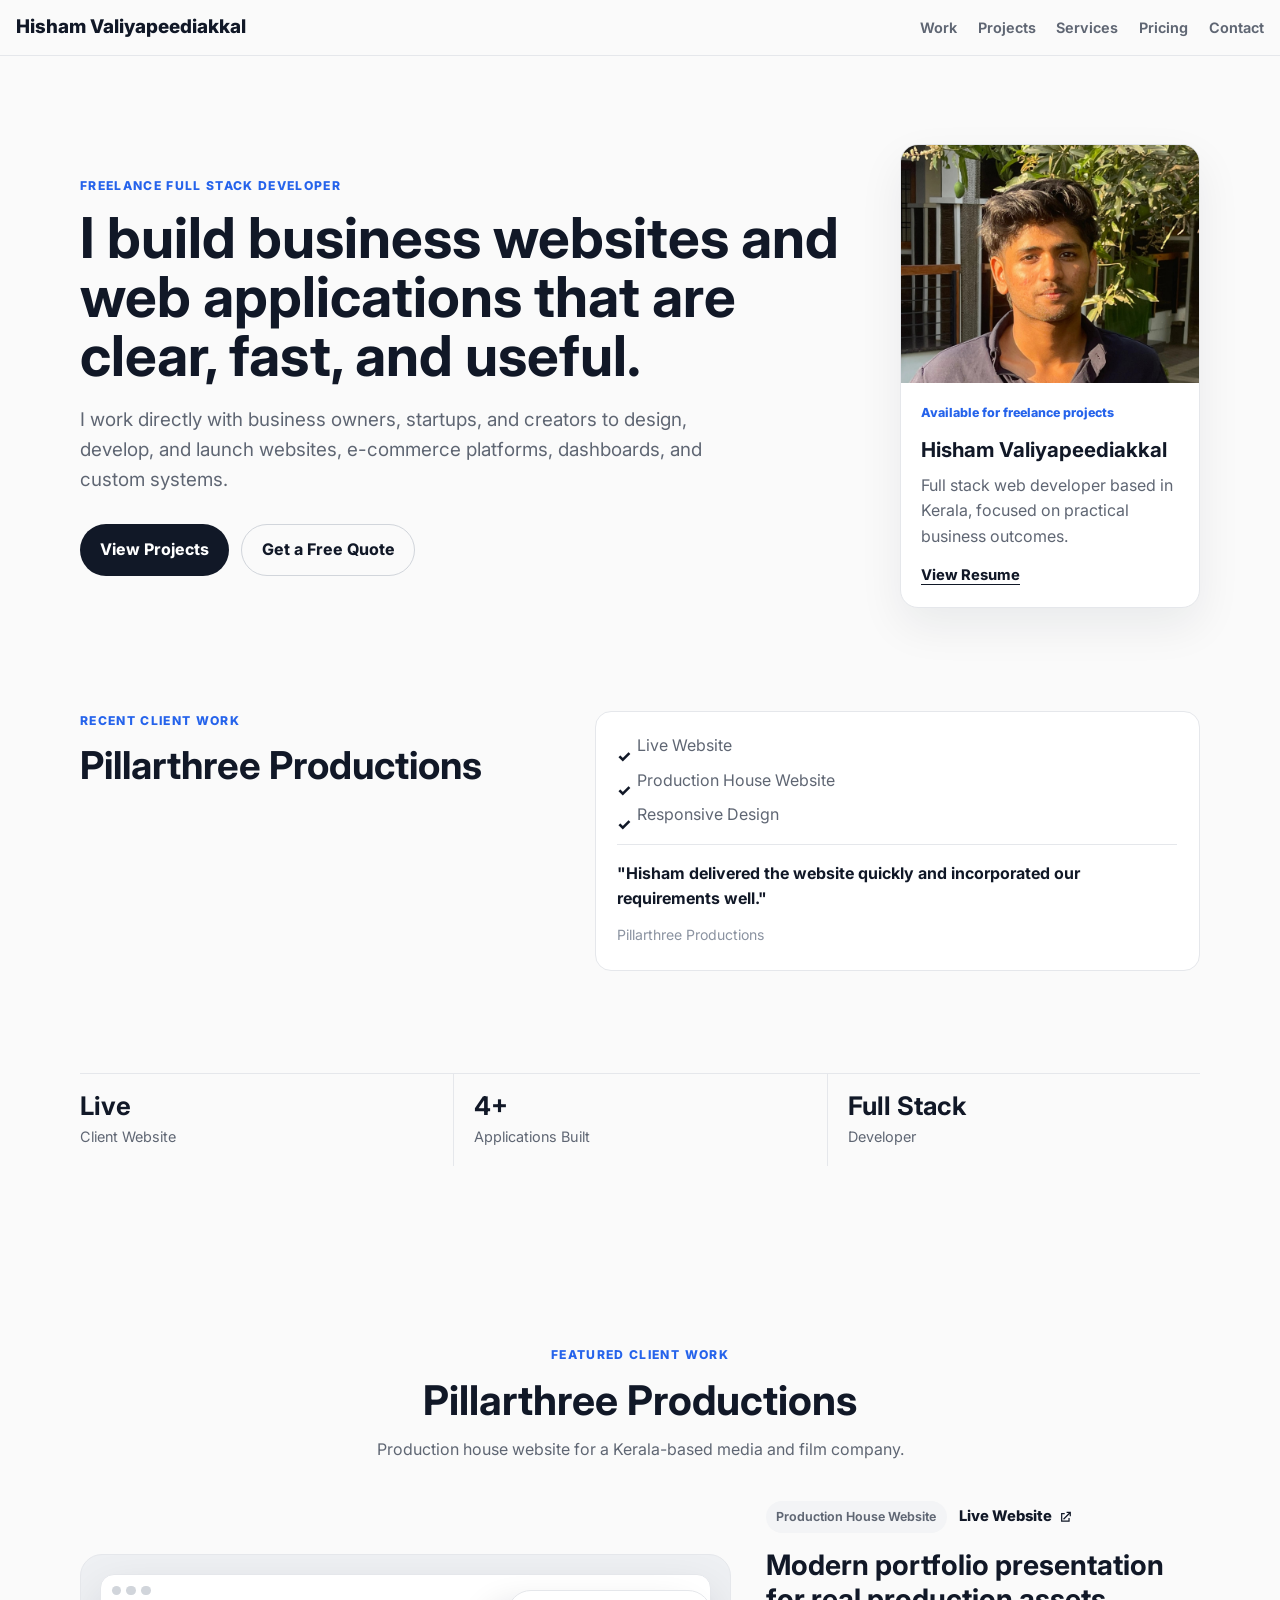
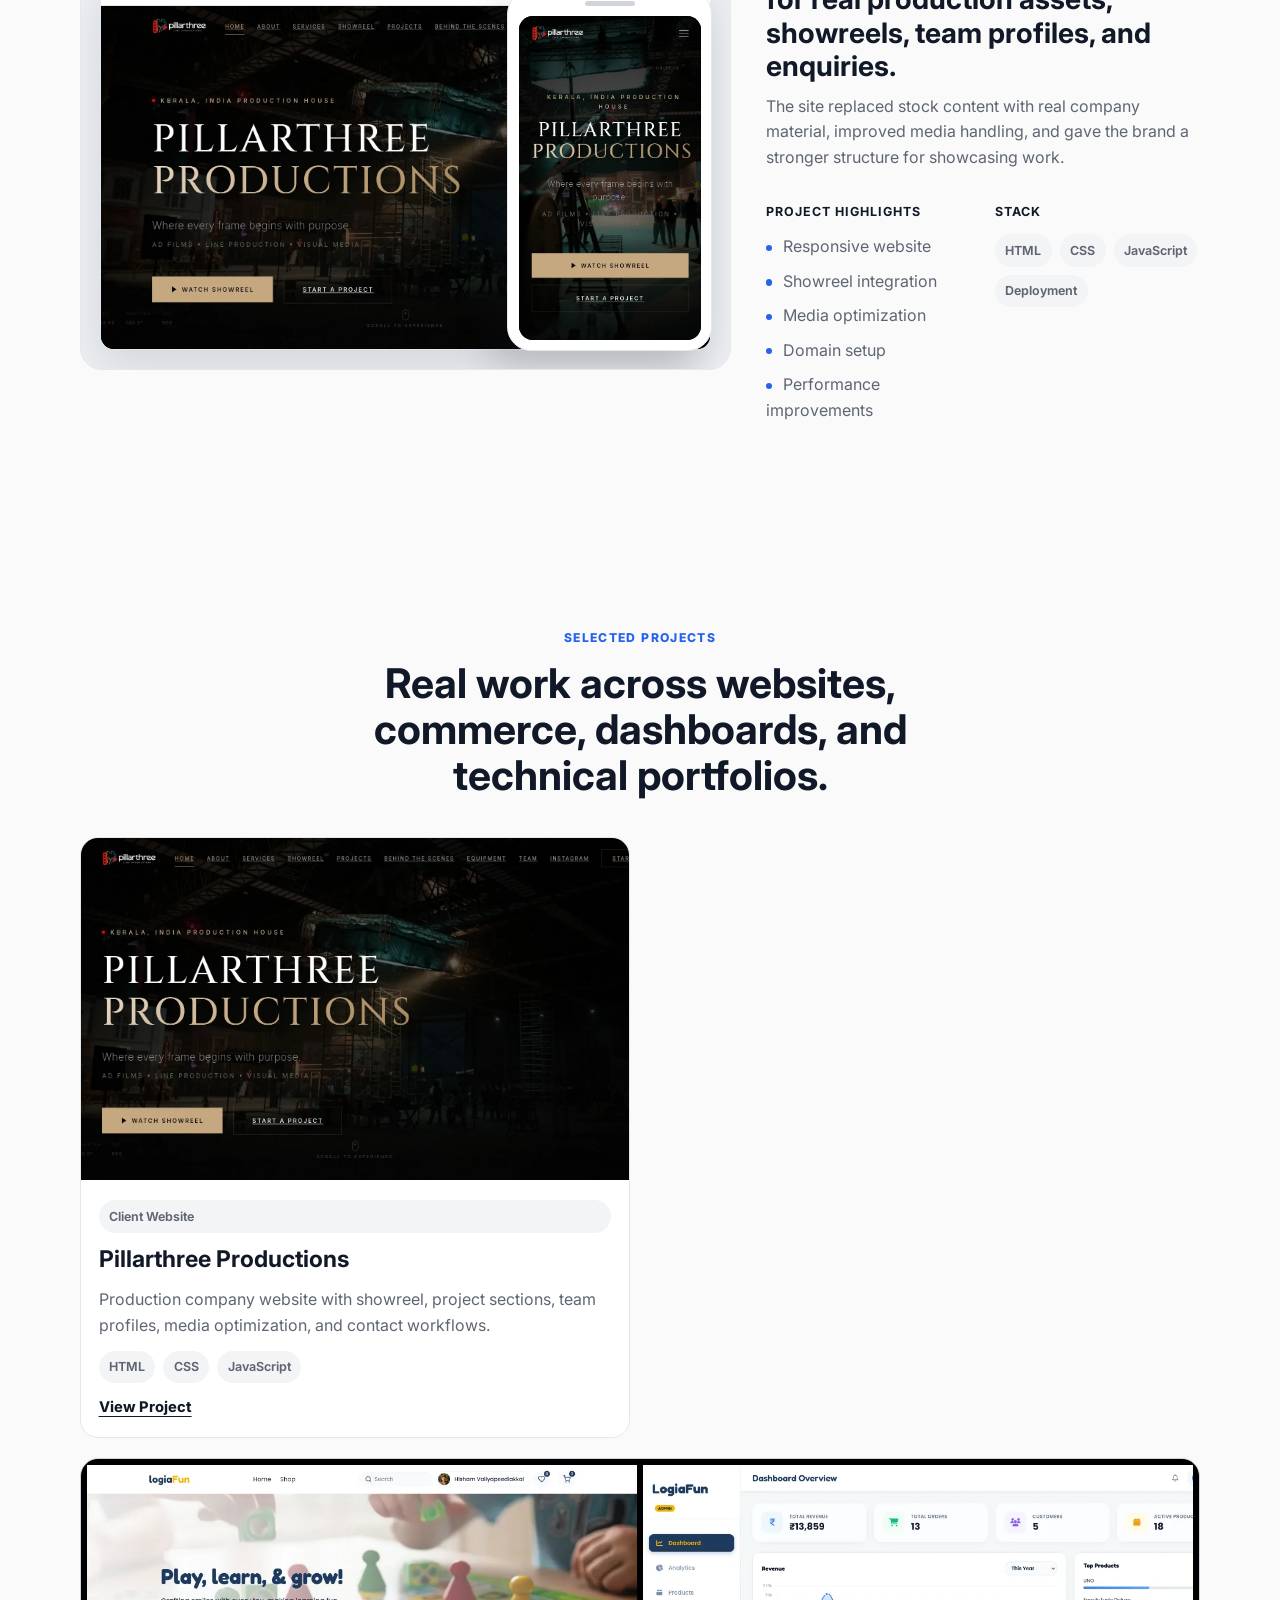
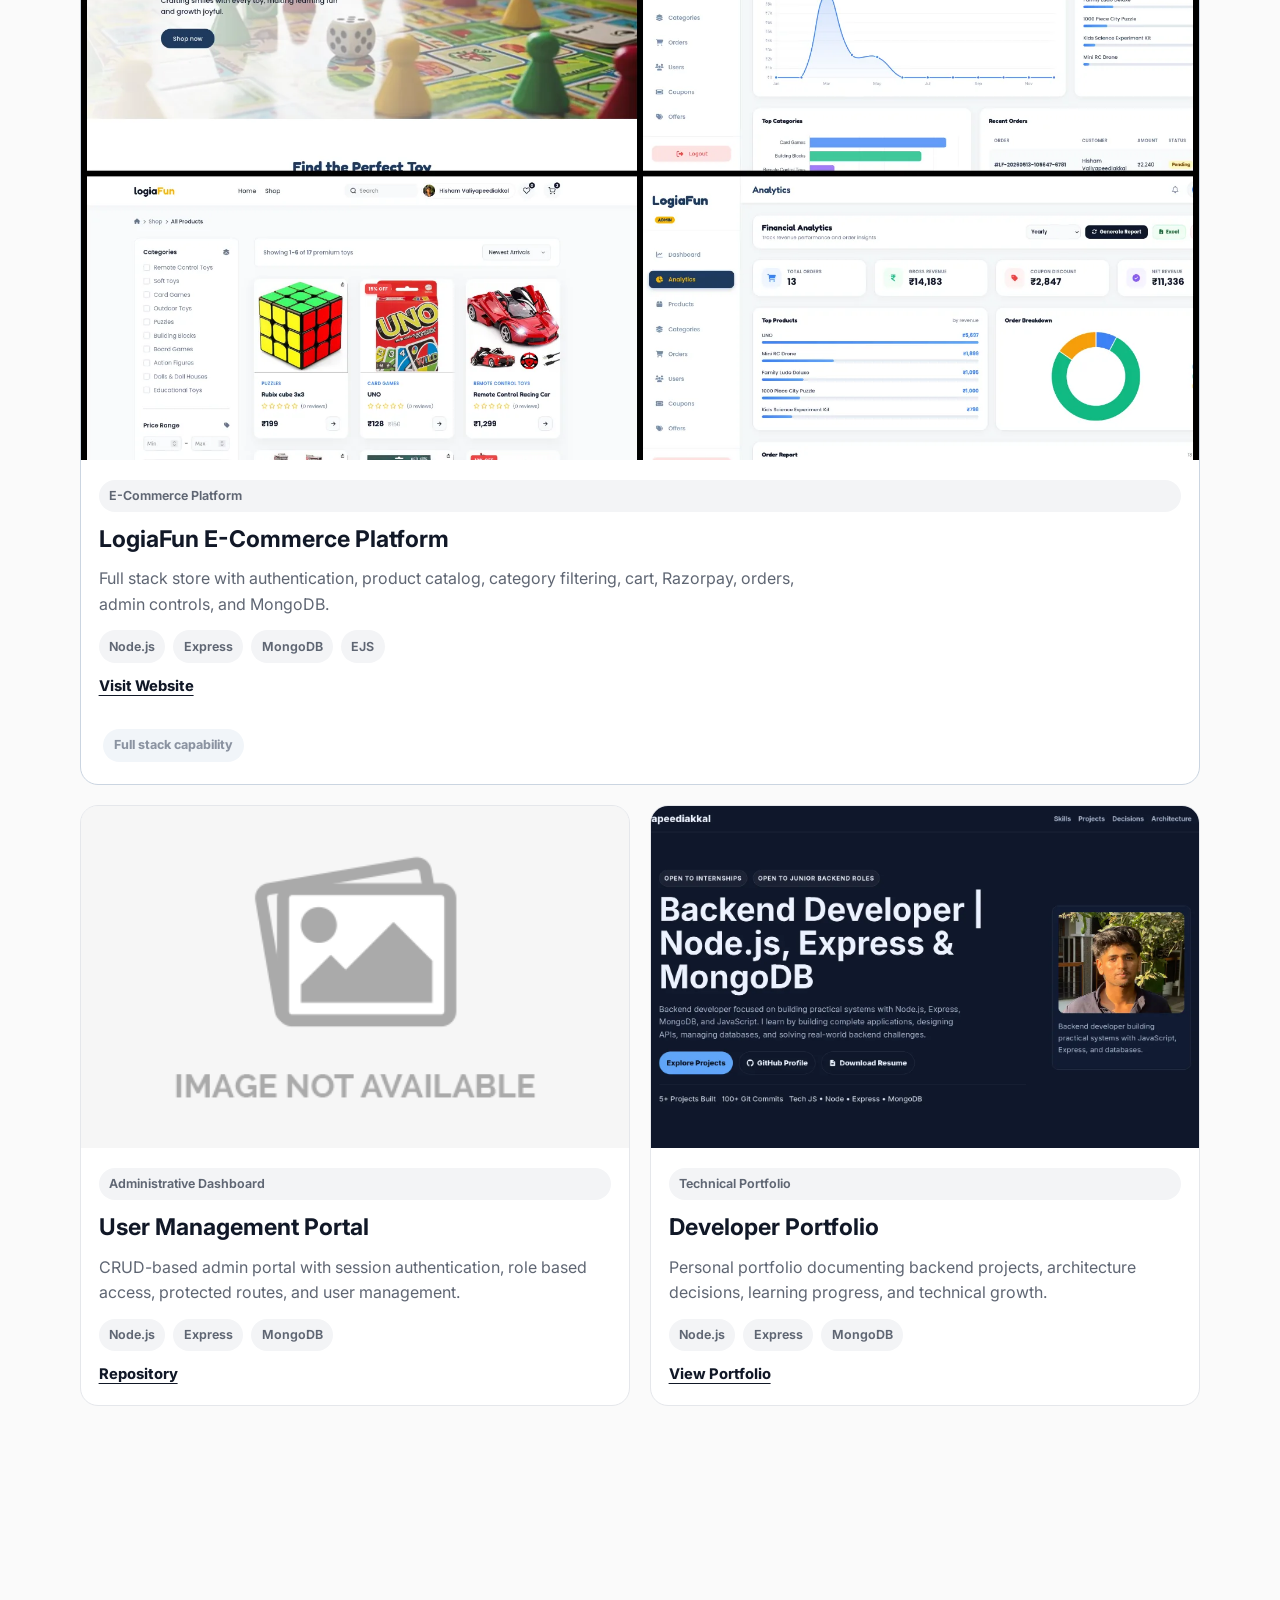
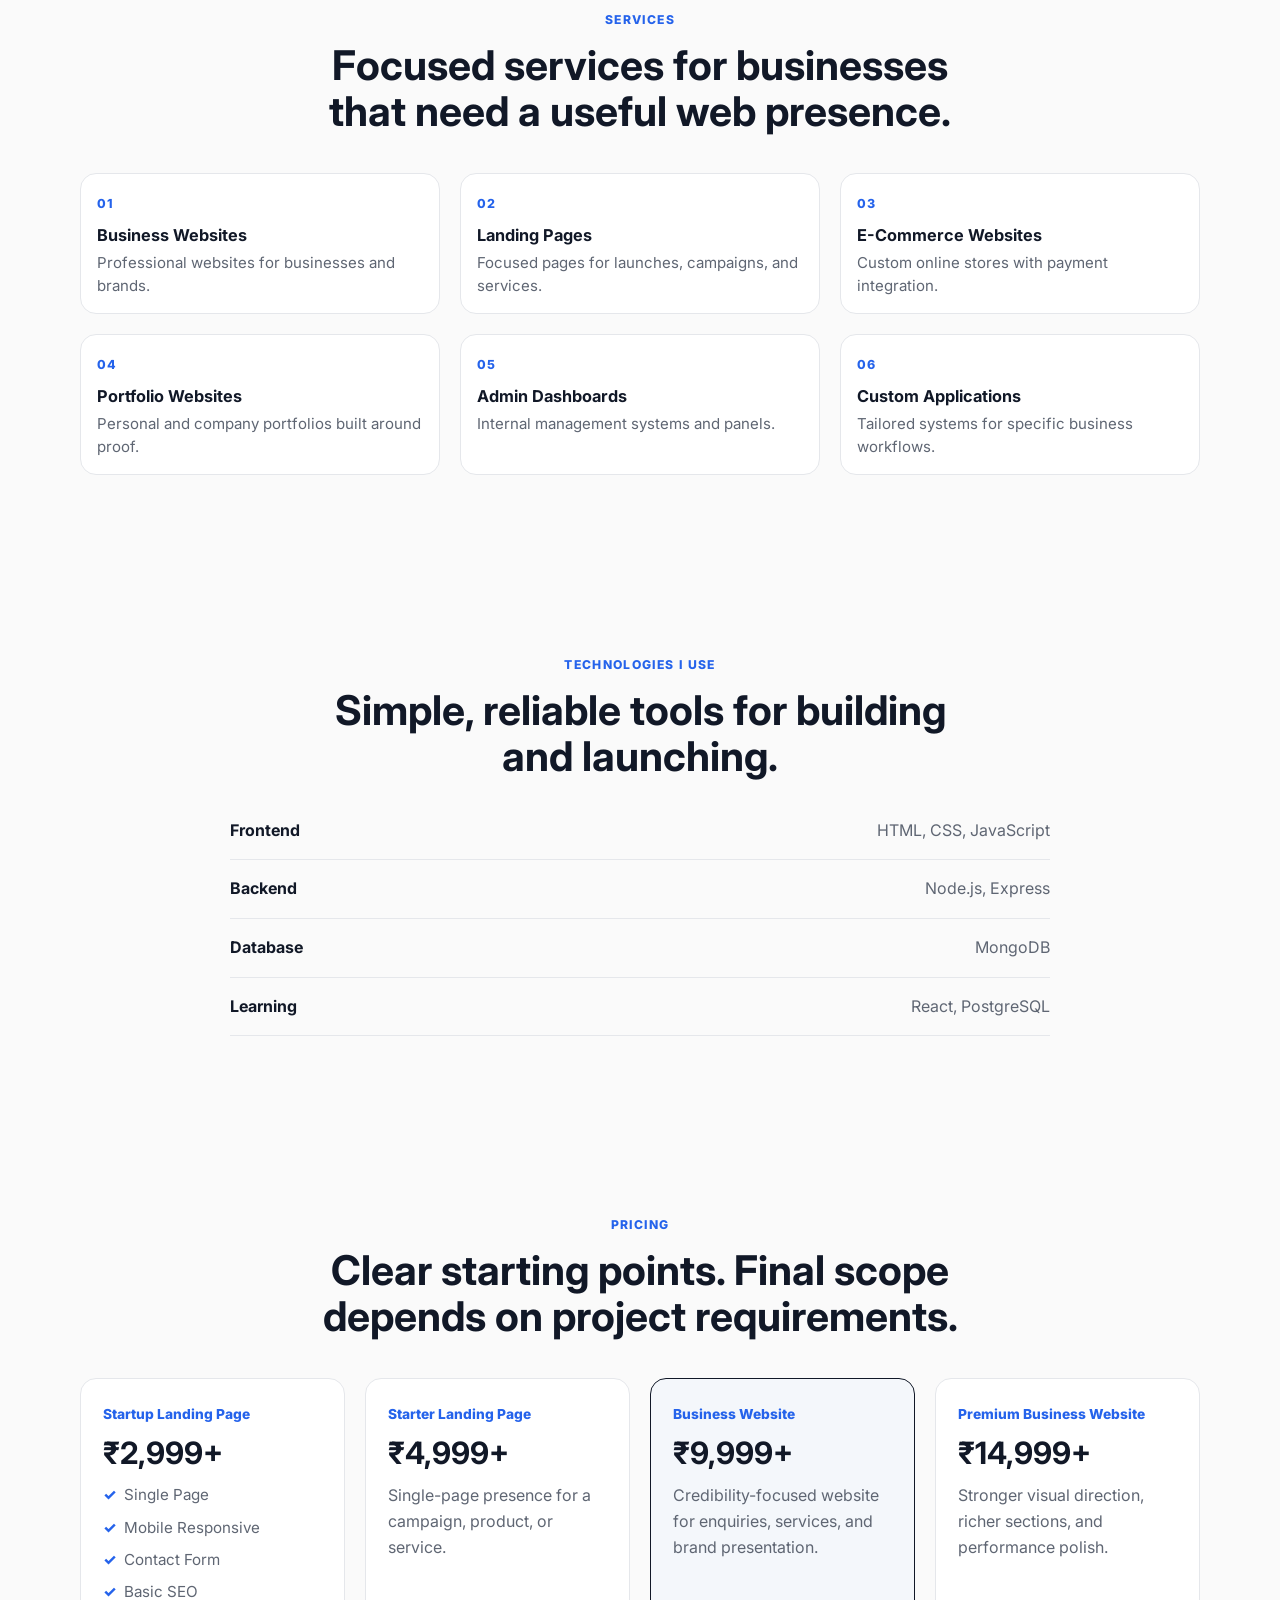
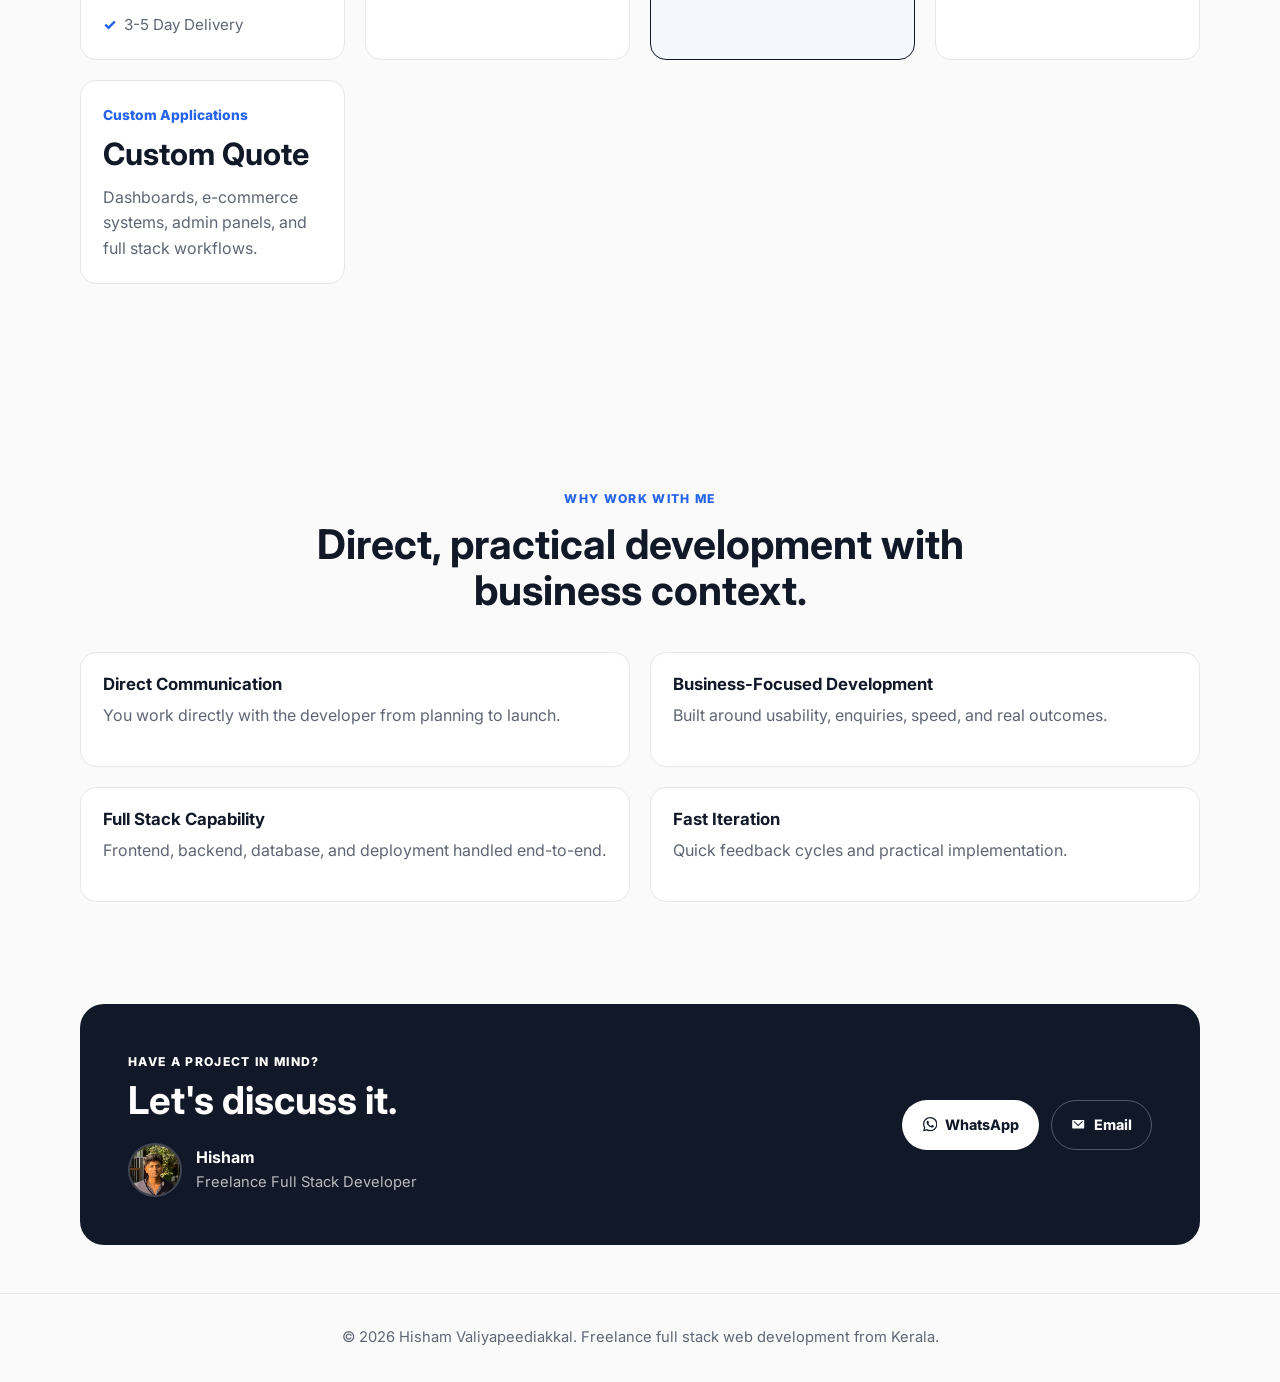
<file: index.html>
<!DOCTYPE html>
<html lang="en">

<head>
    <meta charset="UTF-8">
    <meta name="viewport" content="width=device-width, initial-scale=1.0">
    <title>Freelance Full Stack Web Developer | Hisham</title>
    <meta name="description"
        content="Freelance full stack web developer building business websites, e-commerce platforms, admin dashboards, landing pages, and custom web applications for real business needs.">
    <link rel="stylesheet" href="styles.css">
</head>

<body>
    <svg class="icon-sprite" aria-hidden="true">
        <symbol id="icon-whatsapp" viewBox="0 0 24 24">
            <path d="M20.5 3.49A11.87 11.87 0 0 0 12.04 0C5.46 0 .1 5.35.1 11.93c0 2.1.55 4.16 1.6 5.97L0 24l6.25-1.64a11.9 11.9 0 0 0 5.79 1.47h.01c6.58 0 11.93-5.35 11.93-11.93 0-3.19-1.24-6.18-3.48-8.41ZM12.05 21.8h-.01a9.87 9.87 0 0 1-5.03-1.38l-.36-.21-3.71.97.99-3.62-.23-.37a9.88 9.88 0 0 1-1.51-5.26c0-5.45 4.43-9.89 9.89-9.89a9.83 9.83 0 0 1 6.98 2.9 9.8 9.8 0 0 1 2.89 6.99c-.01 5.45-4.45 9.87-9.9 9.87Zm5.42-7.4c-.3-.15-1.76-.87-2.03-.97-.27-.1-.47-.15-.67.15-.2.3-.77.97-.94 1.17-.17.2-.35.22-.65.07-.3-.15-1.26-.46-2.4-1.48-.89-.79-1.49-1.77-1.66-2.07-.17-.3-.02-.46.13-.61.13-.13.3-.35.45-.52.15-.17.2-.3.3-.5.1-.2.05-.37-.02-.52-.08-.15-.67-1.62-.92-2.22-.24-.58-.49-.5-.67-.51h-.57c-.2 0-.52.07-.79.37-.27.3-1.04 1.02-1.04 2.48s1.07 2.88 1.21 3.08c.15.2 2.1 3.2 5.08 4.49.71.31 1.26.49 1.69.63.71.23 1.36.2 1.87.12.57-.08 1.76-.72 2.01-1.41.25-.7.25-1.29.17-1.41-.08-.13-.27-.2-.57-.35Z" />
        </symbol>
        <symbol id="icon-mail" viewBox="0 0 24 24">
            <path d="M3 5h18a1 1 0 0 1 1 1v12a1 1 0 0 1-1 1H3a1 1 0 0 1-1-1V6a1 1 0 0 1 1-1Zm9 8.1L5.74 7H4v.67l8 7.76 8-7.76V7h-1.74L12 13.1Z" />
        </symbol>
        <symbol id="icon-external" viewBox="0 0 24 24">
            <path d="M14 3h7v7h-2V6.41l-9.29 9.3-1.42-1.42 9.3-9.29H14V3ZM5 5h6v2H7v10h10v-4h2v6H5V5Z" />
        </symbol>
        <symbol id="icon-github" viewBox="0 0 24 24">
            <path d="M12 .5a12 12 0 0 0-3.8 23.38c.6.11.82-.26.82-.58v-2.03c-3.34.73-4.04-1.6-4.04-1.6-.55-1.39-1.34-1.76-1.34-1.76-1.09-.75.08-.74.08-.74 1.2.09 1.84 1.24 1.84 1.24 1.08 1.84 2.82 1.31 3.5 1 .11-.78.42-1.31.76-1.61-2.66-.31-5.47-1.34-5.47-5.93 0-1.31.47-2.38 1.24-3.22-.12-.3-.54-1.52.12-3.18 0 0 1.01-.32 3.3 1.23a11.5 11.5 0 0 1 6 0c2.29-1.55 3.3-1.23 3.3-1.23.66 1.66.24 2.88.12 3.18.77.84 1.24 1.91 1.24 3.22 0 4.61-2.81 5.62-5.49 5.92.43.37.82 1.1.82 2.22v3.29c0 .32.21.7.83.58A12 12 0 0 0 12 .5Z" />
        </symbol>
    </svg>

    <header class="site-header">
        <a class="brand" href="#top" aria-label="Hisham home">
            <span>Hisham Valiyapeediakkal</span>
        </a>
        <nav class="nav-links" aria-label="Primary navigation">
            <a href="#work">Work</a>
            <a href="#projects">Projects</a>
            <a href="#services">Services</a>
            <a href="#pricing">Pricing</a>
            <a href="#contact">Contact</a>
        </nav>
        <details class="mobile-menu">
            <summary aria-label="Open navigation">
                <span></span>
                <span></span>
                <span></span>
            </summary>
            <nav aria-label="Mobile navigation">
                <a href="#work">Work</a>
                <a href="#projects">Projects</a>
                <a href="#services">Services</a>
                <a href="#pricing">Pricing</a>
                <a href="#contact">Contact</a>
            </nav>
        </details>
    </header>

    <main id="top">
        <section class="hero section">
            <div class="hero-copy">
                <p class="eyebrow">Freelance Full Stack Developer</p>
                <h1>I build business websites and web applications that are clear, fast, and useful.</h1>
                <p class="hero-text">
                    I work directly with business owners, startups, and creators to design, develop, and launch websites,
                    e-commerce platforms, dashboards, and custom systems.
                </p>
                <div class="hero-actions">
                    <a class="button primary" href="#work">View Projects</a>
                    <a class="button secondary" href="#contact">Get a Free Quote</a>
                </div>
            </div>

            <aside class="hero-panel" aria-label="Developer profile">
                <img src="hisham.jpg" alt="Hisham, freelance full stack web developer">
                <div class="profile-copy">
                    <p class="availability">Available for freelance projects</p>
                    <h2>Hisham Valiyapeediakkal</h2>
                    <p>Full stack web developer based in Kerala, focused on practical business outcomes.</p>
                    <a class="text-link" href="dev/Hisham_Valiyapeediakkal_Resume.pdf" target="_blank"
                        rel="noopener noreferrer">View Resume</a>
                </div>
            </aside>
        </section>

        <section class="section recent-client" aria-labelledby="recent-client-title">
            <div class="recent-client-heading">
                <p class="eyebrow">Recent Client Work</p>
                <h2 id="recent-client-title">Pillarthree Productions</h2>
            </div>
            <div class="recent-client-proof">
                <ul class="check-list">
                    <li>Live Website</li>
                    <li>Production House Website</li>
                    <li>Responsive Design</li>
                </ul>
                <blockquote>
                    <p>"Hisham delivered the website quickly and incorporated our requirements well."</p>
                    <cite>Pillarthree Productions</cite>
                </blockquote>
            </div>
        </section>

        <section class="proof-strip section" aria-label="Project credibility">
            <div>
                <strong>Live</strong>
                <span>Client Website</span>
            </div>
            <div>
                <strong>4+</strong>
                <span>Applications Built</span>
            </div>
            <div>
                <strong>Full Stack</strong>
                <span>Developer</span>
            </div>
        </section>

        <section id="work" class="section featured-work">
            <div class="section-heading">
                <p class="eyebrow">Featured Client Work</p>
                <h2>Pillarthree Productions</h2>
                <p>Production house website for a Kerala-based media and film company.</p>
            </div>

            <article class="case-study">
                <div class="case-visual" aria-label="Pillarthree Productions website screenshots">
                    <figure class="browser-shot desktop-shot">
                        <div class="browser-bar"><span></span><span></span><span></span></div>
                        <img class="shot-image desktop-image" src="assets/pillarthree_desktop.webp"
                            alt="Pillarthree Productions website desktop view">
                    </figure>
                    <figure class="browser-shot mobile-shot">
                        <div class="mobile-speaker"></div>
                        <img class="shot-image mobile-image" src="assets/pillarthree_mobile.webp"
                            alt="Pillarthree Productions website Android mobile view">
                    </figure>
                </div>

                <div class="case-content">
                    <div class="project-meta">
                        <span>Production House Website</span>
                        <a href="https://pillarthreeproductions.com/" target="_blank" rel="noopener noreferrer">
                            Live Website
                            <svg class="icon" aria-hidden="true"><use href="#icon-external"></use></svg>
                        </a>
                    </div>
                    <h3>Modern portfolio presentation for real production assets, showreels, team profiles, and enquiries.</h3>
                    <p>
                        The site replaced stock content with real company material, improved media handling, and gave the
                        brand a stronger structure for showcasing work.
                    </p>

                    <div class="case-columns">
                        <div>
                            <h4>Project Highlights</h4>
                            <ul class="clean-list">
                                <li>Responsive website</li>
                                <li>Showreel integration</li>
                                <li>Media optimization</li>
                                <li>Domain setup</li>
                                <li>Performance improvements</li>
                            </ul>
                        </div>
                        <div>
                            <h4>Stack</h4>
                            <div class="stack-row">
                                <span>HTML</span>
                                <span>CSS</span>
                                <span>JavaScript</span>
                                <span>Deployment</span>
                            </div>
                        </div>
                    </div>
                </div>
            </article>
        </section>

        <section id="projects" class="section">
            <div class="section-heading">
                <p class="eyebrow">Selected Projects</p>
                <h2>Real work across websites, commerce, dashboards, and technical portfolios.</h2>
            </div>

            <div class="project-grid">
                <article class="project-card">
                    <img src="assets/pillarthree_desktop.webp" alt="Pillarthree Productions website preview">
                    <div>
                        <span class="project-type">Client Website</span>
                        <h3>Pillarthree Productions</h3>
                        <p>Production company website with showreel, project sections, team profiles, media optimization, and contact workflows.</p>
                        <div class="stack-row">
                            <span>HTML</span>
                            <span>CSS</span>
                            <span>JavaScript</span>
                        </div>
                        <a class="text-link" href="https://pillarthreeproductions.com/" target="_blank"
                            rel="noopener noreferrer">View Project</a>
                    </div>
                </article>

                <article class="project-card project-card-featured">
                    <img src="assets/logiafun.webp" alt="LogiaFun e-commerce platform preview">
                    <div>
                        <span class="project-type">E-Commerce Platform</span>
                        <h3>LogiaFun E-Commerce Platform</h3>
                        <p>Full stack store with authentication, product catalog, category filtering, cart, Razorpay, orders, admin controls, and MongoDB.</p>
                        <div class="stack-row">
                            <span>Node.js</span>
                            <span>Express</span>
                            <span>MongoDB</span>
                            <span>EJS</span>
                        </div>
                        <a class="text-link" href="https://logiafun.store/home" target="_blank"
                            rel="noopener noreferrer">Visit Website</a>
                    </div>
                </article>

                <article class="project-card">
                    <img src="assets/user_management.webp" alt="User Management Portal dashboard preview">
                    <div>
                        <span class="project-type">Administrative Dashboard</span>
                        <h3>User Management Portal</h3>
                        <p>CRUD-based admin portal with session authentication, role based access, protected routes, and user management.</p>
                        <div class="stack-row">
                            <span>Node.js</span>
                            <span>Express</span>
                            <span>MongoDB</span>
                        </div>
                        <a class="text-link" href="https://github.com/hishyx/user-management-node-mongo-js-fulldomain"
                            target="_blank" rel="noopener noreferrer">Repository</a>
                    </div>
                </article>

                <article class="project-card">
                    <img src="assets/developer_portfolio.webp" alt="Developer portfolio preview">
                    <div>
                        <span class="project-type">Technical Portfolio</span>
                        <h3>Developer Portfolio</h3>
                        <p>Personal portfolio documenting backend projects, architecture decisions, learning progress, and technical growth.</p>
                        <div class="stack-row">
                            <span>Node.js</span>
                            <span>Express</span>
                            <span>MongoDB</span>
                        </div>
                        <a class="text-link" href="dev/">View Portfolio</a>
                    </div>
                </article>
            </div>
        </section>

        <section id="services" class="section">
            <div class="section-heading">
                <p class="eyebrow">Services</p>
                <h2>Focused services for businesses that need a useful web presence.</h2>
            </div>
            <div class="service-grid">
                <article>
                    <span class="service-icon">01</span>
                    <h3>Business Websites</h3>
                    <p>Professional websites for businesses and brands.</p>
                </article>
                <article>
                    <span class="service-icon">02</span>
                    <h3>Landing Pages</h3>
                    <p>Focused pages for launches, campaigns, and services.</p>
                </article>
                <article>
                    <span class="service-icon">03</span>
                    <h3>E-Commerce Websites</h3>
                    <p>Custom online stores with payment integration.</p>
                </article>
                <article>
                    <span class="service-icon">04</span>
                    <h3>Portfolio Websites</h3>
                    <p>Personal and company portfolios built around proof.</p>
                </article>
                <article>
                    <span class="service-icon">05</span>
                    <h3>Admin Dashboards</h3>
                    <p>Internal management systems and panels.</p>
                </article>
                <article>
                    <span class="service-icon">06</span>
                    <h3>Custom Applications</h3>
                    <p>Tailored systems for specific business workflows.</p>
                </article>
            </div>
        </section>

        <section class="section tech-section">
            <div class="section-heading">
                <p class="eyebrow">Technologies I Use</p>
                <h2>Simple, reliable tools for building and launching.</h2>
            </div>
            <div class="tech-list">
                <div><strong>Frontend</strong><span>HTML, CSS, JavaScript</span></div>
                <div><strong>Backend</strong><span>Node.js, Express</span></div>
                <div><strong>Database</strong><span>MongoDB</span></div>
                <div><strong>Learning</strong><span>React, PostgreSQL</span></div>
            </div>
        </section>

        <section id="pricing" class="section pricing-section">
            <div class="section-heading">
                <p class="eyebrow">Pricing</p>
                <h2>Clear starting points. Final scope depends on project requirements.</h2>
            </div>
            <div class="pricing-grid">
                <article class="pricing-card">
                    <span>Startup Landing Page</span>
                    <h3>₹2,999+</h3>
                    <ul class="pricing-features">
                        <li>Single Page</li>
                        <li>Mobile Responsive</li>
                        <li>Contact Form</li>
                        <li>Basic SEO</li>
                        <li>3-5 Day Delivery</li>
                    </ul>
                </article>
                <article class="pricing-card">
                    <span>Starter Landing Page</span>
                    <h3>₹4,999+</h3>
                    <p>Single-page presence for a campaign, product, or service.</p>
                </article>
                <article class="pricing-card featured">
                    <span>Business Website</span>
                    <h3>₹9,999+</h3>
                    <p>Credibility-focused website for enquiries, services, and brand presentation.</p>
                </article>
                <article class="pricing-card">
                    <span>Premium Business Website</span>
                    <h3>₹14,999+</h3>
                    <p>Stronger visual direction, richer sections, and performance polish.</p>
                </article>
                <article class="pricing-card">
                    <span>Custom Applications</span>
                    <h3>Custom Quote</h3>
                    <p>Dashboards, e-commerce systems, admin panels, and full stack workflows.</p>
                </article>
            </div>
        </section>

        <section class="section why-section">
            <div class="section-heading">
                <p class="eyebrow">Why Work With Me</p>
                <h2>Direct, practical development with business context.</h2>
            </div>
            <div class="why-grid">
                <article>
                    <h3>Direct Communication</h3>
                    <p>You work directly with the developer from planning to launch.</p>
                </article>
                <article>
                    <h3>Business-Focused Development</h3>
                    <p>Built around usability, enquiries, speed, and real outcomes.</p>
                </article>
                <article>
                    <h3>Full Stack Capability</h3>
                    <p>Frontend, backend, database, and deployment handled end-to-end.</p>
                </article>
                <article>
                    <h3>Fast Iteration</h3>
                    <p>Quick feedback cycles and practical implementation.</p>
                </article>
            </div>
        </section>

        <section id="contact" class="section final-cta">
            <div>
                <p class="eyebrow">Have a project in mind?</p>
                <h2>Let's discuss it.</h2>
                <div class="cta-profile">
                    <img src="hisham.jpg" alt="Hisham Valiyapeediakkal">
                    <div>
                        <strong>Hisham</strong>
                        <span>Freelance Full Stack Developer</span>
                    </div>
                </div>
            </div>
            <div class="contact-actions">
                <a class="button primary" href="https://wa.me/918848752269" target="_blank" rel="noopener noreferrer">
                    <svg class="icon" aria-hidden="true"><use href="#icon-whatsapp"></use></svg>
                    WhatsApp
                </a>
                <a class="button secondary" href="mailto:hishyx.dev@gmail.com">
                    <svg class="icon" aria-hidden="true"><use href="#icon-mail"></use></svg>
                    Email
                </a>
            </div>
        </section>
    </main>

    <footer class="site-footer">
        <p>© 2026 Hisham Valiyapeediakkal. Freelance full stack web development from Kerala.</p>
    </footer>
</body>

</html>
</file>
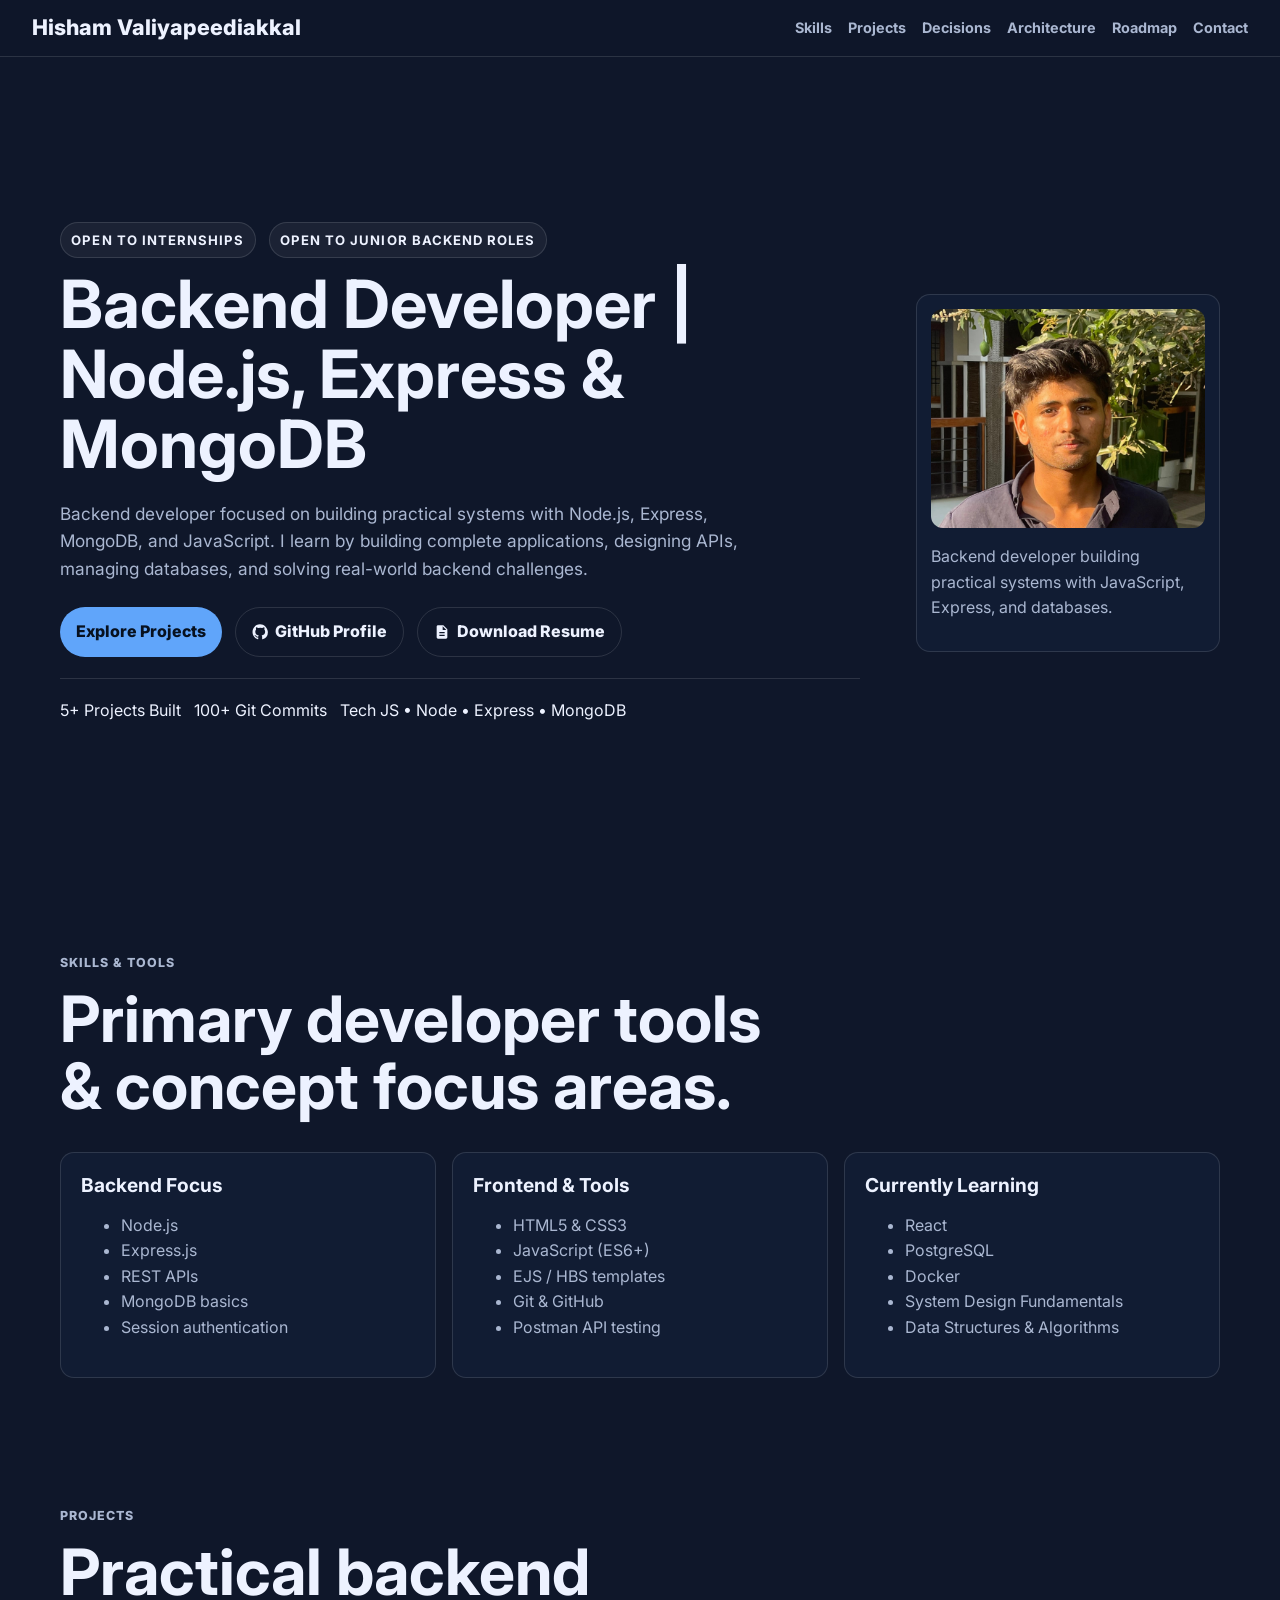
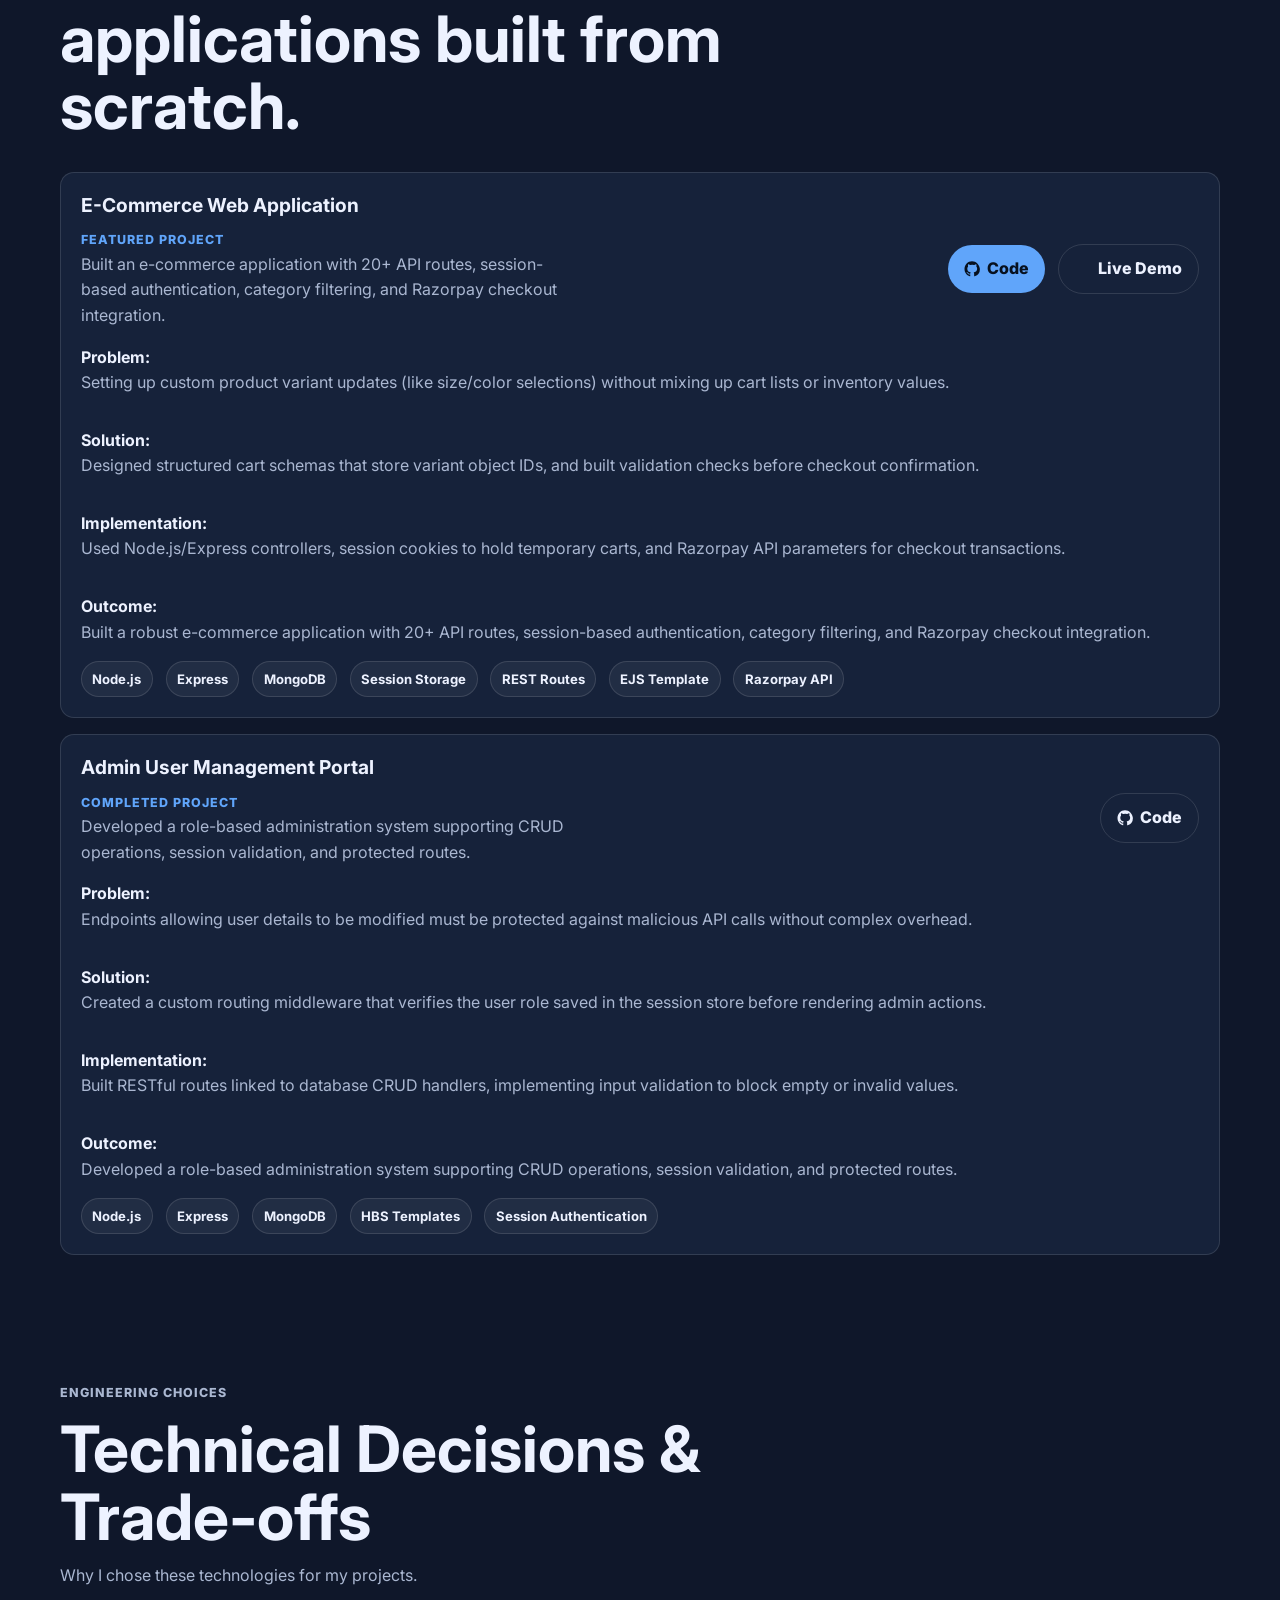
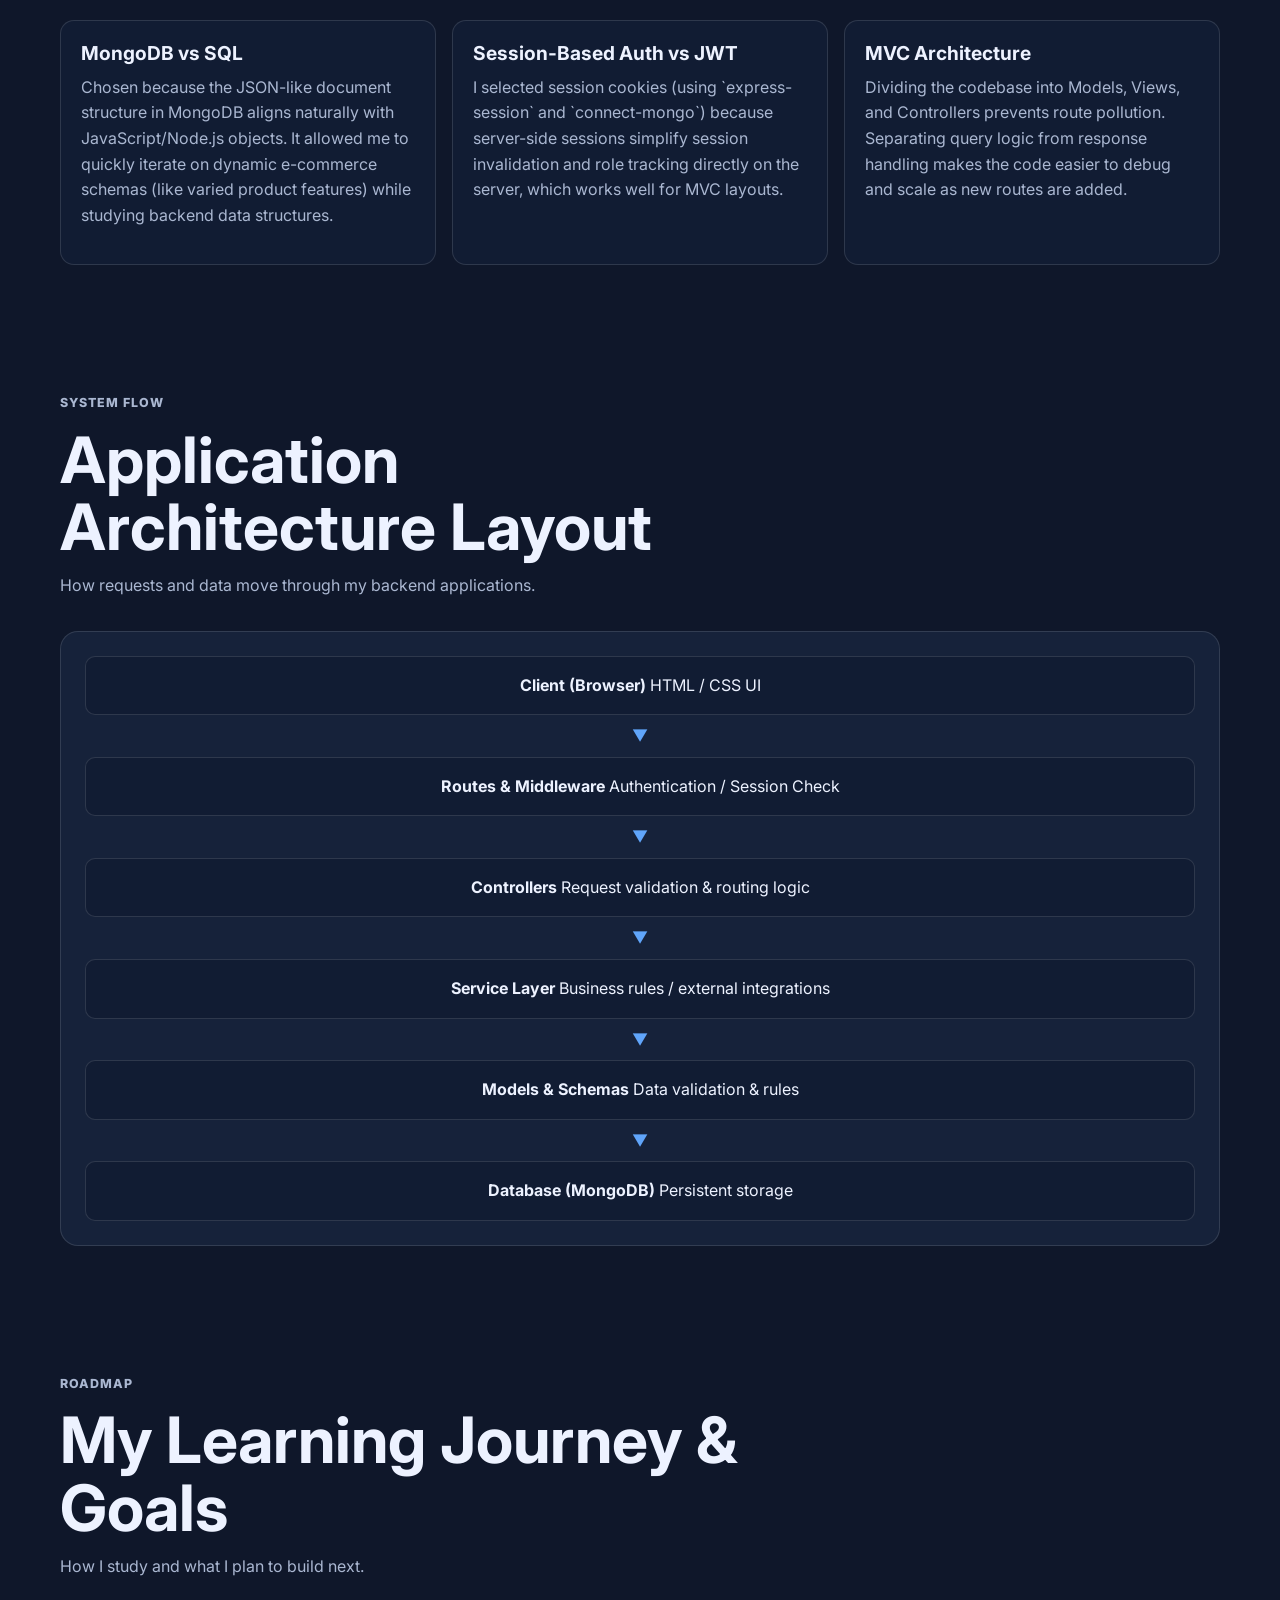
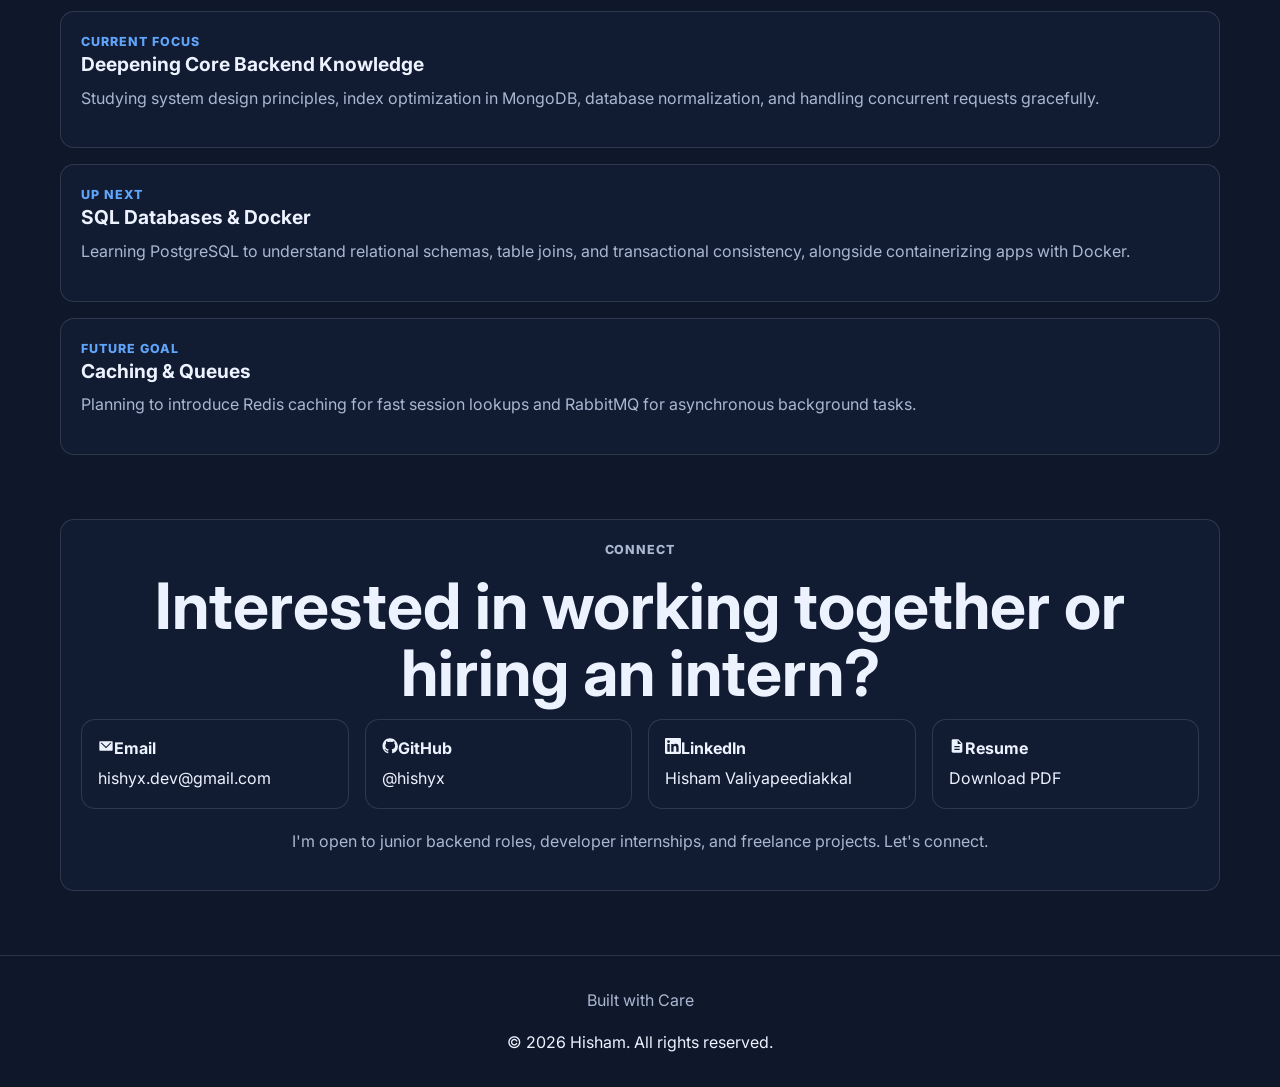
<file: dev/index.html>
<!DOCTYPE html>
<html lang="en">

<head>
    <meta charset="UTF-8">
    <meta name="viewport" content="width=device-width, initial-scale=1.0">
    <title>Hisham Valiyapeediakkal | Backend Developer</title>
    <meta name="description"
        content="Developer portfolio of Hisham Valiyapeediakkal, a backend developer focusing on Node.js, Express, and MongoDB.">
    <link rel="stylesheet" href="../styles.css">
</head>

<body class="dev-page">
    <svg class="icon-sprite" aria-hidden="true">
        <symbol id="icon-document" viewBox="0 0 24 24">
            <path d="M14 2H6c-1.1 0-1.99.9-1.99 2L4 20c0 1.1.89 2 1.99 2H18c1.1 0 2-.9 2-2V8l-6-6zm2 16H8v-2h8v2zm0-4H8v-2h8v2zm-3-5V3.5L18.5 9H13z"/>
        </symbol>
        <symbol id="icon-mail" viewBox="0 0 24 24">
            <path d="M3 5h18a1 1 0 0 1 1 1v12a1 1 0 0 1-1 1H3a1 1 0 0 1-1-1V6a1 1 0 0 1 1-1Zm9 8.1L5.74 7H4v.67l8 7.76 8-7.76V7h-1.74L12 13.1Z" />
        </symbol>
        <symbol id="icon-instagram" viewBox="0 0 24 24">
            <path
                d="M7.8 2h8.4A5.8 5.8 0 0 1 22 7.8v8.4a5.8 5.8 0 0 1-5.8 5.8H7.8A5.8 5.8 0 0 1 2 16.2V7.8A5.8 5.8 0 0 1 7.8 2Zm0 2A3.8 3.8 0 0 0 4 7.8v8.4A3.8 3.8 0 0 0 7.8 20h8.4a3.8 3.8 0 0 0 3.8-3.8V7.8A3.8 3.8 0 0 0 16.2 4H7.8Zm8.7 1.8a1.2 1.2 0 1 1 0 2.4 1.2 1.2 0 0 1 0-2.4ZM12 7.2a4.8 4.8 0 1 1 0 9.6 4.8 4.8 0 0 1 0-9.6Zm0 2a2.8 2.8 0 1 0 0 5.6 2.8 2.8 0 0 0 0-5.6Z" />
        </symbol>
        <symbol id="icon-github" viewBox="0 0 24 24">
            <path
                d="M12 .5C5.73.5.75 5.62.75 12.03c0 5.1 3.29 9.43 7.86 10.96.57.11.78-.25.78-.56v-2.14c-3.2.71-3.88-1.4-3.88-1.4-.52-1.36-1.28-1.72-1.28-1.72-1.05-.73.08-.72.08-.72 1.16.08 1.77 1.22 1.77 1.22 1.03 1.8 2.71 1.28 3.37.98.1-.76.4-1.28.73-1.57-2.55-.3-5.23-1.31-5.23-5.82 0-1.29.45-2.34 1.19-3.17-.12-.3-.52-1.5.11-3.12 0 0 .98-.32 3.18 1.21a10.8 10.8 0 0 1 5.8 0c2.2-1.53 3.17-1.21 3.17-1.21.63 1.62.23 2.82.11 3.12.74.83 1.19 1.88 1.19 3.17 0 4.52-2.69 5.51-5.25 5.81.41.37.78 1.08.78 2.18v3.18c0 .31.21.68.79.56a11.55 11.55 0 0 0 7.85-10.96C23.25 5.62 18.27.5 12 .5Z" />
        </symbol>
        <symbol id="icon-linkedin" viewBox="0 0 24 24">
            <path
                d="M20.45 20.45h-3.56v-5.58c0-1.33-.02-3.04-1.85-3.04-1.86 0-2.14 1.45-2.14 2.95v5.67H9.35V8.99h3.41v1.57h.05c.47-.9 1.63-1.85 3.36-1.85 3.6 0 4.27 2.37 4.27 5.45v6.29ZM5.34 7.43a2.06 2.06 0 1 1 0-4.12 2.06 2.06 0 0 1 0 4.12Zm1.78 13.02H3.56V8.99h3.56v11.46ZM22.23 0H1.77C.79 0 0 .77 0 1.72v20.56C0 23.23.79 24 1.77 24h20.45c.98 0 1.78-.77 1.78-1.72V1.72C24 .77 23.2 0 22.23 0Z" />
        </symbol>
    </svg>

    <header class="dev-header site-header">
        <a class="dev-brand brand" href="#top">
            <span>Hisham Valiyapeediakkal</span>
        </a>
        <nav class="dev-nav nav-links" aria-label="Developer portfolio navigation">
            <a href="#skills">Skills</a>
            <a href="#projects">Projects</a>
            <a href="#decisions">Decisions</a>
            <a href="#architecture">Architecture</a>
            <a href="#learning">Roadmap</a>
            <a href="#contact">Contact</a>
        </nav>
        <details class="mobile-menu">
            <summary aria-label="Open navigation">
                <span></span>
                <span></span>
                <span></span>
            </summary>
            <nav aria-label="Mobile developer portfolio navigation">
                <a href="#skills">Skills</a>
                <a href="#projects">Projects</a>
                <a href="#decisions">Decisions</a>
                <a href="#architecture">Architecture</a>
                <a href="#learning">Roadmap</a>
                <a href="#contact">Contact</a>
            </nav>
        </details>
    </header>

    <main id="top">
        <section class="dev-hero dev-section">
            <div class="dev-hero-copy">
                <div class="dev-badges">
                    <span class="dev-badge availability">Open to Internships</span>
                    <span class="dev-badge availability">Open to Junior Backend Roles</span>
                </div>
                <h1>Backend Developer | Node.js, Express & MongoDB</h1>
                <p class="dev-lead">
                    Backend developer focused on building practical systems with Node.js, Express, MongoDB, and JavaScript. I learn by building complete applications, designing APIs, managing databases, and solving real-world backend challenges.
                </p>
                <div class="dev-actions">
                    <a class="dev-button primary" href="#projects">Explore Projects</a>
                    <a class="dev-button secondary" href="https://github.com/hishyx" target="_blank"
                        rel="noopener noreferrer"><svg class="icon" aria-hidden="true">
                            <use href="#icon-github"></use>
                        </svg>GitHub Profile</a>
                    <a class="dev-button secondary" href="Hisham_Valiyapeediakkal_Resume.pdf" download>
                        <svg class="icon" aria-hidden="true">
                            <use href="#icon-document"></use>
                        </svg>Download Resume
                    </a>
                </div>
                
                <div class="dev-stats-row">
                    <div class="dev-stat-item">
                        <span class="dev-stat-num">5+</span>
                        <span class="dev-stat-label">Projects Built</span>
                    </div>
                    <div class="dev-stat-item">
                        <span class="dev-stat-num">100+</span>
                        <span class="dev-stat-label">Git Commits</span>
                    </div>
                    <div class="dev-stat-item text-stat">
                        <span class="dev-stat-num">Tech</span>
                        <span class="dev-stat-label">JS • Node • Express • MongoDB</span>
                    </div>
                </div>
            </div>
            <div class="dev-profile">
                <img src="../hisham.jpg" alt="Hisham Valiyapeediakkal">
                <p>Backend developer building practical systems with JavaScript, Express, and databases.</p>
            </div>
        </section>

        <!-- Skills Section -->
        <section id="skills" class="dev-section">
            <div class="dev-heading">
                <p class="dev-eyebrow">Skills & Tools</p>
                <h2>Primary developer tools & concept focus areas.</h2>
            </div>

            <div class="dev-skill-grid three">
                <div class="dev-skill-card">
                    <h3>Backend Focus</h3>
                    <ul class="dev-list">
                        <li>Node.js</li>
                        <li>Express.js</li>
                        <li>REST APIs</li>
                        <li>MongoDB basics</li>
                        <li>Session authentication</li>
                    </ul>
                </div>
                <div class="dev-skill-card">
                    <h3>Frontend & Tools</h3>
                    <ul class="dev-list">
                        <li>HTML5 & CSS3</li>
                        <li>JavaScript (ES6+)</li>
                        <li>EJS / HBS templates</li>
                        <li>Git & GitHub</li>
                        <li>Postman API testing</li>
                    </ul>
                </div>
                <div class="dev-skill-card highlighted-learning">
                    <h3>Currently Learning</h3>
                    <ul class="dev-list">
                        <li>React</li>
                        <li>PostgreSQL</li>
                        <li>Docker</li>
                        <li>System Design Fundamentals</li>
                        <li>Data Structures & Algorithms</li>
                    </ul>
                </div>
            </div>
        </section>

        <!-- Projects Section -->
        <section id="projects" class="dev-section">
            <div class="dev-heading">
                <p class="dev-eyebrow">Projects</p>
                <h2>Practical backend applications built from scratch.</h2>
            </div>

            <div class="dev-project-grid">
                <!-- E-Commerce Project -->
                <article class="dev-project-card featured">
                    <div class="dev-project-top">
                        <div>
                            <div class="dev-title-row">
                                <h3>E-Commerce Web Application</h3>
                                <span class="dev-status">Featured Project</span>
                            </div>
                            <p>Built an e-commerce application with 20+ API routes, session-based authentication, category filtering, and Razorpay checkout integration.</p>
                        </div>
                        <div class="dev-card-actions">
                            <a class="dev-btn-link code" href="https://github.com/hishyx/logiafun-ecommerce" target="_blank" rel="noopener noreferrer"><svg class="icon" aria-hidden="true"><use href="#icon-github"></use></svg>Code</a>
                            <a class="dev-btn-link demo" href="https://logiafun.store" target="_blank" rel="noopener noreferrer"><svg class="icon" aria-hidden="true"><use href="#icon-external"></use></svg>Live Demo</a>
                        </div>
                    </div>

                    <div class="project-rewrite-grid">
                        <div class="rewrite-block">
                            <strong>Problem:</strong>
                            <p>Setting up custom product variant updates (like size/color selections) without mixing up cart lists or inventory values.</p>
                        </div>
                        <div class="rewrite-block">
                            <strong>Solution:</strong>
                            <p>Designed structured cart schemas that store variant object IDs, and built validation checks before checkout confirmation.</p>
                        </div>
                        <div class="rewrite-block">
                            <strong>Implementation:</strong>
                            <p>Used Node.js/Express controllers, session cookies to hold temporary carts, and Razorpay API parameters for checkout transactions.</p>
                        </div>
                        <div class="rewrite-block">
                            <strong>Outcome:</strong>
                            <p>Built a robust e-commerce application with 20+ API routes, session-based authentication, category filtering, and Razorpay checkout integration.</p>
                        </div>
                    </div>

                    <div class="dev-stack">
                        <span>Node.js</span>
                        <span>Express</span>
                        <span>MongoDB</span>
                        <span>Session Storage</span>
                        <span>REST Routes</span>
                        <span>EJS Template</span>
                        <span>Razorpay API</span>
                    </div>
                </article>

                <!-- User Management Project -->
                <article class="dev-project-card featured">
                    <div class="dev-project-top">
                        <div>
                            <div class="dev-title-row">
                                <h3>Admin User Management Portal</h3>
                                <span class="dev-status">Completed Project</span>
                            </div>
                            <p>Developed a role-based administration system supporting CRUD operations, session validation, and protected routes.</p>
                        </div>
                        <div class="dev-card-actions">
                            <a class="dev-btn-link code" href="https://github.com/hishyx/user-management-node-mongo-js-fulldomain" target="_blank" rel="noopener noreferrer"><svg class="icon" aria-hidden="true"><use href="#icon-github"></use></svg>Code</a>
                        </div>
                    </div>

                    <div class="project-rewrite-grid">
                        <div class="rewrite-block">
                            <strong>Problem:</strong>
                            <p>Endpoints allowing user details to be modified must be protected against malicious API calls without complex overhead.</p>
                        </div>
                        <div class="rewrite-block">
                            <strong>Solution:</strong>
                            <p>Created a custom routing middleware that verifies the user role saved in the session store before rendering admin actions.</p>
                        </div>
                        <div class="rewrite-block">
                            <strong>Implementation:</strong>
                            <p>Built RESTful routes linked to database CRUD handlers, implementing input validation to block empty or invalid values.</p>
                        </div>
                        <div class="rewrite-block">
                            <strong>Outcome:</strong>
                            <p>Developed a role-based administration system supporting CRUD operations, session validation, and protected routes.</p>
                        </div>
                    </div>

                    <div class="dev-stack">
                        <span>Node.js</span>
                        <span>Express</span>
                        <span>MongoDB</span>
                        <span>HBS Templates</span>
                        <span>Session Authentication</span>
                    </div>
                </article>
            </div>
        </section>

        <!-- Technical Decisions Section -->
        <section id="decisions" class="dev-section">
            <div class="dev-heading">
                <p class="dev-eyebrow">Engineering Choices</p>
                <h2>Technical Decisions & Trade-offs</h2>
                <p>Why I chose these technologies for my projects.</p>
            </div>
            <div class="dev-decisions-grid">
                <article class="decision-card">
                    <h3>MongoDB vs SQL</h3>
                    <p>Chosen because the JSON-like document structure in MongoDB aligns naturally with JavaScript/Node.js objects. It allowed me to quickly iterate on dynamic e-commerce schemas (like varied product features) while studying backend data structures.</p>
                </article>
                <article class="decision-card">
                    <h3>Session-Based Auth vs JWT</h3>
                    <p>I selected session cookies (using `express-session` and `connect-mongo`) because server-side sessions simplify session invalidation and role tracking directly on the server, which works well for MVC layouts.</p>
                </article>
                <article class="decision-card">
                    <h3>MVC Architecture</h3>
                    <p>Dividing the codebase into Models, Views, and Controllers prevents route pollution. Separating query logic from response handling makes the code easier to debug and scale as new routes are added.</p>
                </article>
            </div>
        </section>

        <!-- Architecture Diagrams Section -->
        <section id="architecture" class="dev-section">
            <div class="dev-heading">
                <p class="dev-eyebrow">System Flow</p>
                <h2>Application Architecture Layout</h2>
                <p>How requests and data move through my backend applications.</p>
            </div>
            <div class="diagram-container">
                <div class="arch-flow">
                    <div class="arch-node client">
                        <strong>Client (Browser)</strong>
                        <span>HTML / CSS UI</span>
                    </div>
                    <div class="arch-arrow">▼</div>
                    <div class="arch-node middleware">
                        <strong>Routes & Middleware</strong>
                        <span>Authentication / Session Check</span>
                    </div>
                    <div class="arch-arrow">▼</div>
                    <div class="arch-node controller">
                        <strong>Controllers</strong>
                        <span>Request validation & routing logic</span>
                    </div>
                    <div class="arch-arrow">▼</div>
                    <div class="arch-node services">
                        <strong>Service Layer</strong>
                        <span>Business rules / external integrations</span>
                    </div>
                    <div class="arch-arrow">▼</div>
                    <div class="arch-node models">
                        <strong>Models & Schemas</strong>
                        <span>Data validation & rules</span>
                    </div>
                    <div class="arch-arrow">▼</div>
                    <div class="arch-node database">
                        <strong>Database (MongoDB)</strong>
                        <span>Persistent storage</span>
                    </div>
                </div>
            </div>
        </section>

        <!-- Learning Journey Section -->
        <section id="learning" class="dev-section">
            <div class="dev-heading">
                <p class="dev-eyebrow">Roadmap</p>
                <h2>My Learning Journey & Goals</h2>
                <p>How I study and what I plan to build next.</p>
            </div>
            <div class="journey-content">
                <div class="journey-timeline">
                    <div class="journey-item">
                        <div class="journey-badge">Current Focus</div>
                        <h3>Deepening Core Backend Knowledge</h3>
                        <p>Studying system design principles, index optimization in MongoDB, database normalization, and handling concurrent requests gracefully.</p>
                    </div>
                    <div class="journey-item">
                        <div class="journey-badge">Up Next</div>
                        <h3>SQL Databases & Docker</h3>
                        <p>Learning PostgreSQL to understand relational schemas, table joins, and transactional consistency, alongside containerizing apps with Docker.</p>
                    </div>
                    <div class="journey-item">
                        <div class="journey-badge">Future Goal</div>
                        <h3>Caching & Queues</h3>
                        <p>Planning to introduce Redis caching for fast session lookups and RabbitMQ for asynchronous background tasks.</p>
                    </div>
                    <!-- 
                    <div class="journey-item">
                        <div class="journey-badge">DSA Practice</div>
                        <h3>Data Structures & Algorithms</h3>
                        <p>Solving Data Structures & Algorithms problems daily using JavaScript to prepare for technical interviews.</p>
                    </div>
                    -->
                </div>
            </div>
        </section>

        <!-- Contact Section -->
        <section id="contact" class="dev-section dev-contact">
            <p class="dev-eyebrow">Connect</p>
            <h2>Interested in working together or hiring an intern?</h2>
            <div class="dev-contact-grid">
                <a href="mailto:hishyx.dev@gmail.com">
                    <strong><svg class="icon" aria-hidden="true">
                            <use href="#icon-mail"></use>
                        </svg>Email</strong>
                    <span>hishyx.dev@gmail.com</span>
                </a>
                <a href="https://github.com/hishyx" target="_blank" rel="noopener noreferrer">
                    <strong><svg class="icon" aria-hidden="true">
                            <use href="#icon-github"></use>
                        </svg>GitHub</strong>
                    <span>@hishyx</span>
                </a>
                <a href="https://www.linkedin.com/in/hishamvaliyapeediakkal" target="_blank" rel="noopener noreferrer">
                    <strong><svg class="icon" aria-hidden="true">
                            <use href="#icon-linkedin"></use>
                        </svg>LinkedIn</strong>
                    <span>Hisham Valiyapeediakkal</span>
                </a>
                <a href="Hisham_Valiyapeediakkal_Resume.pdf" download>
                    <strong><svg class="icon" aria-hidden="true">
                            <use href="#icon-document"></use>
                        </svg>Resume</strong>
                    <span>Download PDF</span>
                </a>
            </div>
            <p class="dev-contact-note">
                I'm open to junior backend roles, developer internships, and freelance projects. Let's connect.
            </p>
        </section>
    </main>

    <footer class="dev-footer">
        <p>Built with Care</p>
        <span>© 2026 Hisham. All rights reserved.</span>
    </footer>
</body>

</html>
</file>
<file: styles.css>
@import url('https://fonts.googleapis.com/css2?family=Inter:wght@400;500;600;700;800&display=swap');

:root {
  --bg: #080b10;
  --bg-soft: #0d121a;
  --surface: #111822;
  --surface-strong: #172231;
  --text: #f4f7fb;
  --muted: #a8b3c5;
  --subtle: #788397;
  --primary: #6ee7b7;
  --primary-strong: #34d399;
  --accent: #8ab4ff;
  --line: rgba(255, 255, 255, 0.11);
  --line-strong: rgba(255, 255, 255, 0.18);
  --shadow: 0 26px 70px rgba(0, 0, 0, 0.28);
  --radius: 8px;
}

* {
  box-sizing: border-box;
}

html {
  scroll-behavior: smooth;
}

body {
  margin: 0;
  font-family: Inter, system-ui, -apple-system, BlinkMacSystemFont, "Segoe UI", sans-serif;
  color: var(--text);
  background:
    radial-gradient(circle at 15% -10%, rgba(110, 231, 183, 0.12), transparent 32rem),
    radial-gradient(circle at 88% 8%, rgba(138, 180, 255, 0.1), transparent 30rem),
    var(--bg);
  line-height: 1.6;
  overflow-x: hidden;
}

a {
  color: inherit;
  text-decoration: none;
}

img {
  display: block;
  max-width: 100%;
}

h1,
h2,
h3,
h4,
p {
  margin-top: 0;
}

h1 {
  max-width: 980px;
  margin-bottom: 1.25rem;
  font-size: clamp(2.8rem, 8vw, 6.7rem);
  line-height: 0.98;
  letter-spacing: 0;
}

h2 {
  margin-bottom: 0.8rem;
  font-size: clamp(2rem, 5vw, 4.1rem);
  line-height: 1.05;
  letter-spacing: 0;
}

h3 {
  margin-bottom: 0.6rem;
  font-size: 1.2rem;
  line-height: 1.25;
}

h4 {
  margin-bottom: 0.75rem;
  font-size: 0.86rem;
  color: var(--primary);
  letter-spacing: 0.08em;
  text-transform: uppercase;
}

p {
  color: var(--muted);
}

.icon-sprite {
  position: absolute;
  width: 0;
  height: 0;
  overflow: hidden;
}

.icon {
  width: 1em;
  height: 1em;
  display: inline-block;
  fill: currentColor;
  flex-shrink: 0;
}

.site-header {
  position: sticky;
  top: 0;
  z-index: 20;
  display: flex;
  align-items: center;
  justify-content: space-between;
  gap: 1rem;
  padding: 0.55rem 1rem;
  background: rgba(8, 11, 16, 0.86);
  border-bottom: 1px solid var(--line);
  backdrop-filter: blur(16px);
}

.brand {
  display: grid;
  gap: 0.05rem;
  flex-shrink: 0;
  line-height: 1.1;
}

.brand span {
  font-size: clamp(1.05rem, 2.5vw, 1.35rem);
  font-weight: 800;
}

.nav-links {
  display: none;
  align-items: center;
  gap: 1rem;
  color: var(--muted);
  font-size: 0.9rem;
  font-weight: 700;
}

.nav-links a:hover {
  color: var(--primary);
}

.mobile-menu {
  position: relative;
  display: flex;
  align-items: center;
  flex-shrink: 0;
  line-height: 0;
}

.mobile-menu summary {
  display: grid;
  gap: 0.22rem;
  place-items: center;
  width: 2.1rem;
  height: 1.8rem;
  padding: 0;
  list-style: none;
  cursor: pointer;
  background: transparent;
  border: 0;
  border-radius: 0;
}

.mobile-menu summary::-webkit-details-marker {
  display: none;
}

.mobile-menu summary span {
  width: 1rem;
  height: 0.12rem;
  background: var(--text);
  border-radius: 999px;
}

.mobile-menu nav {
  position: absolute;
  top: calc(100% + 0.65rem);
  right: 0;
  display: grid;
  gap: 0.25rem;
  min-width: 12rem;
  padding: 0.5rem;
  background: rgba(17, 24, 34, 0.98);
  border: 1px solid var(--line);
  border-radius: var(--radius);
  box-shadow: var(--shadow);
}

.mobile-menu nav a {
  padding: 0.72rem 0.8rem;
  color: var(--muted);
  border-radius: 6px;
  font-size: 0.92rem;
  font-weight: 800;
}

.mobile-menu nav a:hover {
  color: var(--text);
  background: rgba(255, 255, 255, 0.06);
}

.section {
  width: min(1160px, calc(100% - 2rem));
  margin: 0 auto;
  padding: 4rem 0;
}

.hero {
  display: grid;
  gap: 2rem;
  align-items: end;
  min-height: calc(100vh - 64px);
  padding-top: 3rem;
}

.hero-copy {
  max-width: 820px;
  order: 2;
}

.hero-copy h1 {
  max-width: 760px;
  font-size: clamp(2.25rem, 5.2vw, 4.4rem);
  line-height: 1.05;
}

.eyebrow {
  margin-bottom: 0.85rem;
  color: var(--primary);
  font-size: 0.78rem;
  font-weight: 800;
  letter-spacing: 0.12em;
  text-transform: uppercase;
}

.hero-text {
  max-width: 720px;
  margin-bottom: 1.6rem;
  font-size: clamp(1rem, 2vw, 1.2rem);
}

.hero-actions,
.contact-actions {
  display: flex;
  flex-direction: column;
  gap: 0.75rem;
}

.button {
  display: inline-flex;
  align-items: center;
  justify-content: center;
  gap: 0.5rem;
  min-height: 3.15rem;
  width: 100%;
  padding: 0.82rem 1.2rem;
  border-radius: var(--radius);
  border: 1px solid transparent;
  font-weight: 800;
  text-align: center;
  transition: transform 0.18s ease, border-color 0.18s ease, background-color 0.18s ease;
}

.button:hover {
  transform: translateY(-2px);
}

.button.primary {
  color: #05100c;
  background: var(--primary);
  box-shadow: 0 14px 34px rgba(52, 211, 153, 0.18);
}

.button.primary:hover {
  background: var(--primary-strong);
}

.button.secondary {
  color: var(--text);
  background: rgba(255, 255, 255, 0.04);
  border-color: var(--line-strong);
}

.trust-row {
  display: flex;
  flex-wrap: wrap;
  gap: 0.6rem;
  margin-top: 1.4rem;
}

.trust-row span,
.project-type,
.project-meta span,
.stack-row span {
  display: inline-flex;
  align-items: center;
  min-height: 2rem;
  padding: 0.38rem 0.65rem;
  border: 1px solid var(--line);
  border-radius: 999px;
  color: var(--muted);
  background: rgba(255, 255, 255, 0.035);
  font-size: 0.82rem;
  font-weight: 700;
}

.trust-row span::before {
  content: "";
  width: 0.45rem;
  height: 0.45rem;
  margin-right: 0.45rem;
  border-radius: 50%;
  background: var(--primary);
}

.hero-panel {
  display: grid;
  gap: 1rem;
  width: min(100%, 390px);
  order: 1;
  padding: 0.85rem;
  background: rgba(17, 24, 34, 0.78);
  border: 1px solid var(--line);
  border-radius: var(--radius);
  box-shadow: var(--shadow);
  justify-self: center;
}

.hero-panel img {
  width: 100%;
  aspect-ratio: 5 / 4;
  object-fit: cover;
  object-position: center 31%;
  border-radius: 6px;
  border: 1px solid var(--line);
  filter: saturate(0.82) contrast(1.02);
}

.hero-panel h2 {
  margin-bottom: 0;
  font-size: 1.3rem;
  line-height: 1.25;
}

.hero-panel p {
  margin-bottom: 0.25rem;
}

.availability {
  width: fit-content;
  padding: 0.35rem 0.55rem;
  color: var(--primary);
  background: rgba(110, 231, 183, 0.08);
  border: 1px solid rgba(110, 231, 183, 0.22);
  border-radius: 999px;
  font-size: 0.78rem;
  font-weight: 800;
}

.role-title {
  margin-bottom: -0.35rem;
  color: var(--text);
  font-size: 0.82rem;
  font-weight: 800;
  letter-spacing: 0.08em;
  text-transform: uppercase;
}

.section-heading {
  max-width: 790px;
  margin: 0 auto 2rem;
  text-align: center;
}

.section-heading.left {
  margin-left: 0;
  text-align: left;
}

.featured-work {
  border-top: 1px solid var(--line);
}

.recent-client {
  display: grid;
  gap: 1.2rem;
  align-items: start;
}

.recent-client-heading h2 {
  margin-bottom: 0;
}

.recent-client-proof {
  display: grid;
  gap: 1rem;
}

.recent-client blockquote {
  margin: 0;
  padding: 1rem;
  border: 1px solid var(--line);
  border-radius: var(--radius);
  background: rgba(17, 24, 34, 0.82);
}

.recent-client blockquote p {
  margin-bottom: 0.65rem;
  color: var(--text);
  font-weight: 700;
}

.recent-client cite {
  color: var(--muted);
  font-size: 0.88rem;
  font-style: normal;
}

.recent-client .check-list li::before {
  content: "\2713";
  width: auto;
  height: auto;
  background: transparent;
  color: var(--primary);
  font-weight: 800;
}

.case-study,
.project-card,
.service-grid article,
.stack-board,
.pricing-card,
.final-cta {
  background: rgba(17, 24, 34, 0.82);
  border: 1px solid var(--line);
  border-radius: var(--radius);
  box-shadow: var(--shadow);
}

.case-study {
  display: grid;
  gap: 1.5rem;
  padding: 1rem;
}

.case-content {
  padding: 0.4rem;
}

.project-meta,
.project-card-top {
  display: flex;
  flex-wrap: wrap;
  align-items: center;
  justify-content: space-between;
  gap: 0.75rem;
  margin-bottom: 1rem;
}

.project-meta a,
.project-card-top a,
.text-link {
  display: inline-flex;
  align-items: center;
  gap: 0.4rem;
  color: var(--primary);
  font-size: 0.92rem;
  font-weight: 800;
}

.case-content h3 {
  max-width: 560px;
  font-size: clamp(1.35rem, 2.4vw, 2rem);
}

.detail-grid {
  display: grid;
  gap: 1.5rem;
  margin-top: 1.5rem;
}

.check-list,
.feature-list {
  display: grid;
  gap: 0.55rem;
  margin: 0;
  padding: 0;
  list-style: none;
}

.check-list li,
.feature-list li {
  position: relative;
  padding-left: 1.25rem;
  color: var(--muted);
}

.check-list li::before,
.feature-list li::before {
  content: "";
  position: absolute;
  left: 0;
  top: 0.64rem;
  width: 0.42rem;
  height: 0.42rem;
  border-radius: 50%;
  background: var(--primary);
}

.muted-list li::before {
  background: var(--accent);
}

.case-visual {
  position: relative;
  min-height: 430px;
  padding: 1rem;
  overflow: hidden;
  background:
    linear-gradient(145deg, rgba(255, 255, 255, 0.08), rgba(255, 255, 255, 0.02)),
    #0a0f16;
  border: 1px solid var(--line);
  border-radius: var(--radius);
}

.browser-shot {
  margin: 0;
  background: #101722;
  border: 1px solid var(--line-strong);
  border-radius: var(--radius);
  overflow: hidden;
}

.desktop-shot {
  width: min(100%, 640px);
}

.mobile-shot {
  position: absolute;
  right: 1rem;
  bottom: 1rem;
  width: min(44%, 220px);
  padding: 0.65rem;
  border-radius: 22px;
  box-shadow: -22px 22px 50px rgba(0, 0, 0, 0.35);
}

.browser-bar {
  display: flex;
  gap: 0.35rem;
  padding: 0.65rem;
  border-bottom: 1px solid var(--line);
}

.browser-bar span,
.mobile-speaker {
  display: block;
  background: var(--line-strong);
}

.browser-bar span {
  width: 0.58rem;
  height: 0.58rem;
  border-radius: 50%;
}

.mobile-speaker {
  width: 3.1rem;
  height: 0.28rem;
  margin: 0 auto 0.65rem;
  border-radius: 999px;
}

.shot-image {
  width: 100%;
  display: block;
  background: #05070a;
  object-fit: cover;
  object-position: top center;
}

.desktop-image {
  aspect-ratio: 16 / 9;
}

.mobile-image {
  aspect-ratio: 9 / 16;
  border-radius: 14px;
}

.browser-shot figcaption {
  color: var(--muted);
  font-size: 0.84rem;
  font-weight: 700;
}

.browser-shot figcaption {
  padding: 0.7rem 0.85rem;
  margin: 0;
  border-top: 1px solid var(--line);
}

.project-grid,
.service-grid,
.pricing-grid,
.why-grid {
  display: grid;
  gap: 1rem;
}

.project-card {
  display: flex;
  flex-direction: column;
  gap: 1rem;
  padding: 1.2rem;
}

.project-card.large {
  background: linear-gradient(180deg, rgba(138, 180, 255, 0.08), rgba(17, 24, 34, 0.88));
}

.project-card h3 {
  font-size: clamp(1.45rem, 3vw, 2.3rem);
}

.logiafun-preview {
  padding: 0.75rem;
  overflow: hidden;
  background: #070b10;
  border: 1px solid var(--line);
  border-radius: var(--radius);
}

.logiafun-preview img {
  display: block;
  width: 100%;
  background: #05070a;
  border: 1px solid var(--line-strong);
  border-radius: 6px;
  aspect-ratio: 16 / 9;
  object-fit: cover;
  object-position: top center;
}

.feature-list {
  grid-template-columns: repeat(2, minmax(0, 1fr));
}

.feature-list.compact {
  grid-template-columns: 1fr;
}

.stack-row {
  display: flex;
  flex-wrap: wrap;
  gap: 0.5rem;
  margin-top: auto;
}

.challenge {
  margin-bottom: 0;
  padding-top: 1rem;
  border-top: 1px solid var(--line);
}

.challenge strong {
  color: var(--text);
}

.service-grid article {
  padding: 1.2rem;
}

.service-grid p,
.project-card p,
.pricing-card p {
  margin-bottom: 0;
}

.stack-section {
  display: grid;
  gap: 1.5rem;
}

.stack-board {
  display: grid;
  gap: 0;
  overflow: hidden;
}

.stack-board div {
  padding: 1.1rem;
  border-bottom: 1px solid var(--line);
}

.stack-board div:last-child {
  border-bottom: 0;
}

.stack-board h3 {
  color: var(--primary);
  font-size: 0.88rem;
  letter-spacing: 0.08em;
  text-transform: uppercase;
}

.stack-board p {
  margin-bottom: 0;
  color: var(--text);
  font-weight: 700;
}

.learning {
  background: rgba(110, 231, 183, 0.05);
}

.pricing-card {
  padding: 1.25rem;
}

.pricing-card span {
  color: var(--primary);
  font-size: 0.86rem;
  font-weight: 800;
}

.pricing-card h3 {
  margin: 0.35rem 0 0.65rem;
  font-size: clamp(2rem, 4vw, 3rem);
}

.pricing-features {
  display: grid;
  gap: 0.45rem;
  margin: 0;
  padding: 0;
  color: var(--muted);
  list-style: none;
}

.pricing-features li::before {
  content: "\2713";
  margin-right: 0.5rem;
  color: var(--primary);
  font-weight: 800;
}

.pricing-card.featured {
  border-color: rgba(110, 231, 183, 0.38);
  background: linear-gradient(180deg, rgba(110, 231, 183, 0.1), rgba(17, 24, 34, 0.9));
}

.why-section {
  display: grid;
  gap: 1.5rem;
  align-items: start;
}

.why-grid div {
  padding: 1rem;
  color: var(--text);
  background: rgba(255, 255, 255, 0.045);
  border: 1px solid var(--line);
  border-radius: var(--radius);
  font-weight: 800;
}

.final-cta {
  display: grid;
  gap: 1rem;
  align-items: center;
  margin-bottom: 2rem;
  padding: 1rem;
  background:
    linear-gradient(135deg, rgba(110, 231, 183, 0.12), rgba(138, 180, 255, 0.08)),
    var(--surface);
}

.final-cta .eyebrow {
  margin-bottom: 0.45rem;
  font-size: 0.7rem;
}

.final-cta h2 {
  max-width: 520px;
  margin-bottom: 0;
  font-size: clamp(1.35rem, 2.8vw, 2.15rem);
  line-height: 1.15;
}

.final-cta .contact-actions {
  gap: 0.55rem;
}

.final-cta .button {
  min-height: 2.6rem;
  padding: 0.62rem 0.85rem;
  font-size: 0.9rem;
}

.site-footer {
  padding: 2rem 1rem;
  color: var(--subtle);
  text-align: center;
  border-top: 1px solid var(--line);
}

.site-footer p {
  margin-bottom: 0;
  font-size: 0.92rem;
}

@media (max-width: 420px) {
  .section {
    width: min(100% - 1.35rem, 1160px);
    padding: 3.25rem 0;
  }

  .site-header {
    padding: 0.55rem 0.7rem;
  }

  .brand span {
    max-width: 14.5rem;
    overflow: hidden;
    font-size: 1.05rem;
    text-overflow: ellipsis;
    white-space: nowrap;
  }

  h1 {
    font-size: clamp(2.15rem, 11vw, 3rem);
  }

  h2 {
    font-size: clamp(1.8rem, 10vw, 2.45rem);
  }

  .feature-list {
    grid-template-columns: 1fr;
  }

  .case-visual {
    min-height: 360px;
  }

  .mobile-shot {
    width: 52%;
  }

  .final-cta {
    padding: 1.35rem;
  }

  .final-cta h2 {
    max-width: 16rem;
    font-size: clamp(1.25rem, 7vw, 1.7rem);
    line-height: 1.2;
  }
}

@media (max-width: 719px) {
  .brand span {
    max-width: calc(100vw - 4.8rem);
    overflow: hidden;
    text-overflow: ellipsis;
    white-space: nowrap;
  }

  body:not(.dev-page) .site-header {
    padding: 0.72rem 0.95rem;
  }

  body:not(.dev-page) .section {
    width: min(100% - 1.5rem, 1120px);
    padding: 3.35rem 0;
  }

  body:not(.dev-page) .hero {
    gap: 1.75rem;
    min-height: auto;
    padding-top: 2.6rem;
    padding-bottom: 3.4rem;
  }

  body:not(.dev-page) .hero-copy h1 {
    max-width: 21rem;
    margin-bottom: 0.95rem;
    font-size: clamp(2rem, 9.4vw, 2.75rem);
    line-height: 1.03;
  }

  body:not(.dev-page) .hero-text {
    max-width: 21rem;
    margin-bottom: 1.25rem;
    font-size: 0.98rem;
    line-height: 1.62;
  }

  body:not(.dev-page) .hero-panel {
    width: min(100%, 340px);
  }

  body:not(.dev-page) .profile-copy {
    padding: 1.05rem;
  }

  body:not(.dev-page) .section-heading {
    max-width: 22rem;
    margin-bottom: 1.75rem;
  }

  body:not(.dev-page) .section-heading h2,
  body:not(.dev-page) .final-cta h2 {
    font-size: clamp(1.55rem, 7vw, 2.1rem);
    line-height: 1.12;
  }

  body:not(.dev-page) .section-heading p {
    font-size: 0.96rem;
    line-height: 1.6;
  }

  body:not(.dev-page) .proof-strip {
    padding-top: 0.25rem;
    padding-bottom: 2.6rem;
  }

  body:not(.dev-page) .featured-work,
  body:not(.dev-page) #projects,
  body:not(.dev-page) #services,
  body:not(.dev-page) .pricing-section,
  body:not(.dev-page) .why-section {
    padding-top: 3.5rem;
    padding-bottom: 3.5rem;
  }

  body:not(.dev-page) .tech-section {
    padding-top: 2.75rem;
    padding-bottom: 2.75rem;
  }

  body:not(.dev-page) .case-study {
    gap: 1.55rem;
  }

  body:not(.dev-page) .case-content h3 {
    font-size: clamp(1.35rem, 6.2vw, 1.8rem);
    line-height: 1.18;
  }

  body:not(.dev-page) .project-grid,
  body:not(.dev-page) .service-grid,
  body:not(.dev-page) .pricing-grid,
  body:not(.dev-page) .why-grid {
    gap: 1rem;
  }

  body:not(.dev-page) .service-grid article {
    padding: 0.9rem;
  }

  body:not(.dev-page) .final-cta {
    width: min(100% - 1.5rem, 1120px);
    margin: 0.5rem auto 2.5rem;
    padding: 2rem 1.55rem;
    border-radius: 22px;
  }

  body:not(.dev-page) .final-cta .eyebrow {
    margin-bottom: 0.55rem;
  }

  body:not(.dev-page) .final-cta h2 {
    max-width: 16rem;
  }

  body:not(.dev-page) .final-cta .contact-actions {
    width: 100%;
  }

  body:not(.dev-page) .final-cta .button {
    width: 100%;
  }
}

@media (min-width: 560px) {
  .hero-actions,
  .contact-actions {
    flex-direction: row;
    flex-wrap: wrap;
  }

  .button {
    width: fit-content;
  }

  .pricing-grid,
  .service-grid {
    grid-template-columns: repeat(2, minmax(0, 1fr));
  }
}

@media (min-width: 720px) {
  .nav-links {
    display: flex;
  }

  .mobile-menu {
    display: none;
  }

  .detail-grid,
  .why-section,
  .stack-section,
  .final-cta {
    grid-template-columns: 0.9fr 1.1fr;
  }

  .project-grid {
    grid-template-columns: repeat(2, minmax(0, 1fr));
  }

  .project-card.large {
    grid-column: 1 / -1;
  }

  .why-grid {
    grid-template-columns: repeat(2, minmax(0, 1fr));
  }
}

@media (min-width: 940px) {
  .site-header {
    padding: 1rem 2rem;
  }

  .hero {
    grid-template-columns: minmax(0, 1.45fr) minmax(310px, 0.55fr);
    gap: 3rem;
  }

  .hero-copy {
    order: 1;
  }

  .hero-panel {
    order: 2;
    justify-self: end;
  }

  .case-study {
    grid-template-columns: minmax(0, 1.05fr) minmax(390px, 0.95fr);
    padding: 1.35rem;
  }

  .service-grid {
    grid-template-columns: repeat(3, minmax(0, 1fr));
  }

  .pricing-grid {
    grid-template-columns: repeat(4, minmax(0, 1fr));
  }

  .stack-board {
    grid-template-columns: repeat(5, minmax(0, 1fr));
  }

  .stack-board div {
    min-height: 160px;
    border-right: 1px solid var(--line);
    border-bottom: 0;
  }

  .stack-board div:last-child {
    border-right: 0;
  }
}

/* Developer portfolio page compatibility */
.dev-page {
  --dev-bg: #0f172a;
  --dev-surface: #111c33;
  --dev-surface-strong: #16223a;
  --dev-text: #edf2ff;
  --dev-muted: #aab7d1;
  --dev-primary: #60a5fa;
  --dev-border: rgba(255, 255, 255, 0.12);
  color: var(--dev-text);
  background: var(--dev-bg);
}

.dev-page p {
  color: var(--dev-muted);
}

.dev-brand,
.dev-project-card h3,
.dev-skill-card h3,
.dev-contact h2,
.dev-heading h2 {
  color: var(--dev-text);
}

.dev-page .site-header {
  background: rgba(15, 23, 42, 0.9);
  border-bottom-color: var(--dev-border);
}

.dev-page .nav-links {
  color: var(--dev-muted);
}

.dev-page .nav-links a:hover {
  color: var(--dev-primary);
}

.dev-page .mobile-menu summary span {
  background: var(--dev-text);
}

.dev-page .mobile-menu nav {
  background: rgba(17, 28, 51, 0.98);
  border-color: var(--dev-border);
}

.dev-page .mobile-menu nav a {
  color: var(--dev-muted);
}

.dev-page .mobile-menu nav a:hover {
  color: var(--dev-text);
}

.dev-section {
  width: min(1160px, calc(100% - 2rem));
  margin: 0 auto;
  padding: 4rem 0;
}

.dev-hero,
.dev-about,
.dev-excellence,
.dev-project-top,
.dev-project-details,
.dev-approach {
  display: grid;
  gap: 1.5rem;
}

.dev-hero {
  align-items: center;
  min-height: calc(100vh - 68px);
}

.dev-hero-copy {
  order: 2;
}

.dev-eyebrow,
.dev-tag,
.dev-status,
.dev-badge,
.journey-badge {
  color: var(--dev-primary);
  font-size: 0.78rem;
  font-weight: 800;
  letter-spacing: 0.08em;
  text-transform: uppercase;
}

.dev-hero h1 {
  max-width: 760px;
  margin-top: 0.75rem;
  font-size: clamp(2.15rem, 5.2vw, 4.4rem);
  line-height: 1.05;
}

.dev-lead {
  max-width: 680px;
  margin-bottom: 1.5rem;
  font-size: 1.08rem;
}

.dev-actions,
.dev-card-actions,
.dev-contact-links,
.dev-badges,
.dev-stats-row,
.dev-stack {
  display: flex;
  flex-wrap: wrap;
  gap: 0.8rem;
}

/* Keep project action buttons compact and aligned */
.dev-card-actions {
  justify-content: flex-end;
  align-items: center;
}

.dev-card-actions a {
  max-width: max-content;
}

.dev-btn-link {
  white-space: nowrap;
  align-items: center;
}

.dev-stats-row {
  margin-top: 1.35rem;
  padding-top: 1.15rem;
  border-top: 1px solid var(--dev-border);
}

.dev-button,
.dev-card-actions a,
.dev-contact-links a,
.dev-btn-link {
  display: inline-flex;
  align-items: center;
  justify-content: center;
  gap: 0.45rem;
  min-height: 2.8rem;
  padding: 0.7rem 1rem;
  border-radius: 999px;
  font-weight: 800;
}

.dev-button.primary,
.dev-card-actions a:first-child,
.dev-contact-links a,
.dev-btn-link.code {
  color: #07111f;
  background: var(--dev-primary);
}

.dev-button.secondary,
.dev-card-actions a:last-child,
.dev-btn-link.demo {
  color: var(--dev-text);
  background: transparent;
  border: 1px solid var(--dev-border);
}

.dev-scroll-link,
.dev-github-line a {
  display: inline-flex;
  color: var(--dev-primary);
  font-weight: 800;
}

.dev-profile,
.dev-project-card,
.dev-skill-card,
.dev-contact,
.dev-architecture-card,
.dev-workflow,
.dev-contact-grid a,
.decision-card,
.journey-item {
  background: var(--dev-surface);
  border: 1px solid var(--dev-border);
  border-radius: 14px;
}

.dev-profile {
  width: min(100%, 390px);
  order: 1;
  justify-self: center;
  padding: 0.85rem;
}

.dev-profile img {
  width: 100%;
  aspect-ratio: 5 / 4;
  object-fit: cover;
  object-position: center 32%;
  border-radius: 12px;
  margin-bottom: 1rem;
}

.dev-heading {
  max-width: 720px;
  margin-bottom: 2rem;
}

.dev-project-grid,
.dev-skill-grid,
.dev-card-row,
.dev-architecture-grid,
.dev-learning-grid,
.dev-contact-grid,
.dev-decisions-grid,
.journey-timeline,
.project-rewrite-grid,
.dev-principles,
.dev-steps {
  display: grid;
  gap: 1rem;
}

.dev-project-card,
.dev-skill-card,
.dev-contact,
.dev-architecture-card,
.decision-card,
.journey-item {
  padding: 1.25rem;
}

.dev-project-card.featured,
.dev-surface-strong,
.diagram-container {
  background: var(--dev-surface-strong);
}

.dev-list {
  color: var(--dev-muted);
}

.dev-stack span,
.dev-badge,
.dev-learning-grid span {
  padding: 0.4rem 0.65rem;
  border: 1px solid var(--dev-border);
  border-radius: 999px;
  color: var(--dev-text);
  background: rgba(255, 255, 255, 0.05);
  font-size: 0.82rem;
  font-weight: 700;
}

.dev-contact {
  margin-bottom: 4rem;
  text-align: center;
}

/* Add a small gap between contact links and the note */
.dev-contact-note {
  margin-top: 1.25rem;
}

.dev-contact-grid a {
  display: grid;
  gap: 0.25rem;
  padding: 1rem;
  text-align: left;
}

.dev-footer {
  padding: 2rem 1rem;
  text-align: center;
  border-top: 1px solid var(--dev-border);
}

.diagram-container {
  padding: 1.5rem;
  border: 1px solid var(--dev-border);
  border-radius: 18px;
}

.arch-flow {
  display: grid;
  gap: 0.5rem;
}

.arch-node {
  padding: 1rem;
  text-align: center;
  background: var(--dev-surface);
  border: 1px solid var(--dev-border);
  border-radius: 10px;
}

.arch-arrow {
  color: var(--dev-primary);
  text-align: center;
}

@media (min-width: 700px) {
  .dev-project-grid,
  .dev-skill-grid,
  .dev-learning-grid {
    grid-template-columns: repeat(2, 1fr);
  }

  .dev-skill-grid.three,
  .dev-card-row,
  .dev-architecture-grid,
  .dev-contact-grid,
  .dev-decisions-grid {
    grid-template-columns: repeat(3, 1fr);
  }

  .dev-project-card.featured {
    grid-column: 1 / -1;
  }
}

@media (min-width: 920px) {
  .dev-header {
    padding: 1rem 2rem;
  }

  .dev-hero {
    grid-template-columns: minmax(0, 1.45fr) minmax(260px, 0.55fr);
    gap: 3.5rem;
  }

  .dev-hero-copy {
    order: 1;
  }

  .dev-profile {
    order: 2;
    justify-self: end;
  }

  .dev-about,
  .dev-excellence,
  .dev-project-top,
  .dev-project-details,
  .dev-approach {
    grid-template-columns: 0.9fr 1.1fr;
  }

  .dev-skill-grid {
    grid-template-columns: repeat(4, 1fr);
  }

  .dev-skill-grid.three {
    grid-template-columns: repeat(3, 1fr);
  }

  .dev-learning-grid,
  .dev-contact-grid {
    grid-template-columns: repeat(4, 1fr);
  }
}

/* Consultant service page refresh */
body:not(.dev-page) {
  --bg: #fafafa;
  --surface: #ffffff;
  --surface-strong: #f3f4f6;
  --text: #111827;
  --muted: #5f6673;
  --subtle: #8b93a1;
  --primary: #111827;
  --primary-strong: #000000;
  --accent: #2563eb;
  --line: #e5e7eb;
  --line-strong: #d1d5db;
  --shadow: 0 18px 45px rgba(17, 24, 39, 0.07);
  color: var(--text);
  background: var(--bg);
}

body:not(.dev-page) p {
  color: var(--muted);
}

body:not(.dev-page) .site-header {
  padding: 1rem;
  background: rgba(250, 250, 250, 0.9);
  border-bottom: 1px solid var(--line);
  backdrop-filter: blur(18px);
}

body:not(.dev-page) .brand span {
  color: var(--text);
  font-size: clamp(1rem, 2vw, 1.18rem);
  letter-spacing: 0;
}

body:not(.dev-page) .nav-links {
  gap: 1.3rem;
  color: var(--muted);
  font-size: 0.9rem;
  font-weight: 650;
}

body:not(.dev-page) .nav-links a:hover {
  color: var(--text);
}

body:not(.dev-page) .mobile-menu summary span {
  background: var(--text);
}

body:not(.dev-page) .mobile-menu nav {
  background: var(--surface);
  border-color: var(--line);
  box-shadow: var(--shadow);
}

body:not(.dev-page) .mobile-menu nav a {
  color: var(--muted);
}

body:not(.dev-page) .mobile-menu nav a:hover {
  color: var(--text);
  background: var(--surface-strong);
}

body:not(.dev-page) .section {
  width: min(1120px, calc(100% - 2rem));
  padding: clamp(4.5rem, 8vw, 7.5rem) 0;
}

body:not(.dev-page) h1 {
  color: var(--text);
  font-size: clamp(2.6rem, 4.8vw, 4.15rem);
  line-height: 1.03;
}

body:not(.dev-page) h2 {
  color: var(--text);
  font-size: clamp(1.85rem, 3.2vw, 2.85rem);
  line-height: 1.12;
}

body:not(.dev-page) h3 {
  color: var(--text);
}

body:not(.dev-page) h4 {
  color: var(--text);
  font-size: 0.78rem;
}

body:not(.dev-page) .eyebrow {
  color: var(--accent);
  font-size: 0.76rem;
  letter-spacing: 0.11em;
}

body:not(.dev-page) .hero {
  min-height: auto;
  grid-template-columns: 1fr;
  gap: 2.5rem;
  align-items: center;
  padding-top: clamp(3.5rem, 7vw, 5.5rem);
}

body:not(.dev-page) .hero-copy {
  order: 2;
  max-width: 860px;
}

body:not(.dev-page) .hero-copy h1 {
  max-width: 860px;
  margin-bottom: 1.25rem;
  font-size: clamp(2.55rem, 4.4vw, 4rem);
  line-height: 1.04;
}

body:not(.dev-page) .hero-text {
  max-width: 650px;
  margin-bottom: 1.75rem;
  font-size: clamp(1rem, 2vw, 1.18rem);
}

body:not(.dev-page) .hero-actions,
body:not(.dev-page) .contact-actions {
  gap: 0.75rem;
}

body:not(.dev-page) .button {
  min-height: 3rem;
  border-radius: 999px;
  padding: 0.78rem 1.2rem;
  font-weight: 750;
}

body:not(.dev-page) .button.primary {
  color: #ffffff;
  background: var(--text);
  box-shadow: none;
}

body:not(.dev-page) .button.primary:hover {
  background: #000000;
}

body:not(.dev-page) .button.secondary {
  color: var(--text);
  background: transparent;
  border-color: var(--line-strong);
}

body:not(.dev-page) .hero-panel {
  order: 1;
  width: min(100%, 390px);
  gap: 0;
  padding: 0;
  overflow: hidden;
  background: var(--surface);
  border: 1px solid var(--line);
  border-radius: 18px;
  box-shadow: var(--shadow);
}

body:not(.dev-page) .hero-panel img {
  border: 0;
  border-radius: 0;
  filter: none;
}

body:not(.dev-page) .profile-copy {
  display: grid;
  gap: 0.65rem;
  padding: 1.25rem;
}

body:not(.dev-page) .profile-copy h2 {
  margin: 0;
  font-size: 1.28rem;
  line-height: 1.2;
}

body:not(.dev-page) .availability {
  width: fit-content;
  padding: 0;
  color: var(--accent);
  background: transparent;
  border: 0;
  border-radius: 0;
  font-size: 0.78rem;
}

body:not(.dev-page) .text-link {
  color: var(--text);
  font-weight: 750;
  text-decoration: underline;
  text-underline-offset: 0.25rem;
}

body:not(.dev-page) .section-heading {
  max-width: 660px;
  margin-bottom: 2.4rem;
}

body:not(.dev-page) .section-heading p {
  max-width: 560px;
  margin-left: auto;
  margin-right: auto;
}

body:not(.dev-page) .recent-client {
  grid-template-columns: 1fr;
  padding-top: 0;
}

body:not(.dev-page) .recent-client-heading h2 {
  font-size: clamp(1.75rem, 3vw, 2.5rem);
}

body:not(.dev-page) .recent-client-proof {
  padding: 1.35rem;
  background: var(--surface);
  border: 1px solid var(--line);
  border-radius: 16px;
}

body:not(.dev-page) .recent-client blockquote {
  padding: 0;
  background: transparent;
  border: 0;
  border-top: 1px solid var(--line);
  border-radius: 0;
  padding-top: 1rem;
}

body:not(.dev-page) .recent-client blockquote p {
  color: var(--text);
}

body:not(.dev-page) .recent-client cite {
  color: var(--subtle);
}

body:not(.dev-page) .featured-work {
  border-top: 0;
}

body:not(.dev-page) .proof-strip {
  display: grid;
  grid-template-columns: repeat(2, minmax(0, 1fr));
  gap: 0;
  padding-top: 0;
  padding-bottom: clamp(3rem, 6vw, 5rem);
}

body:not(.dev-page) .proof-strip div {
  padding: 1rem 0;
  border-top: 1px solid var(--line);
}

body:not(.dev-page) .proof-strip strong,
body:not(.dev-page) .proof-strip span {
  display: block;
}

body:not(.dev-page) .proof-strip strong {
  color: var(--text);
  font-size: clamp(1.25rem, 2vw, 1.65rem);
  line-height: 1.1;
}

body:not(.dev-page) .proof-strip span {
  margin-top: 0.25rem;
  color: var(--muted);
  font-size: 0.9rem;
}

body:not(.dev-page) .case-study {
  grid-template-columns: 1fr;
  gap: 2.2rem;
  padding: 0;
  background: transparent;
  border: 0;
  border-radius: 0;
  box-shadow: none;
}

body:not(.dev-page) .case-content {
  padding: 0;
}

body:not(.dev-page) .case-content h3 {
  max-width: 690px;
  font-size: clamp(1.4rem, 2.2vw, 1.95rem);
  line-height: 1.2;
}

body:not(.dev-page) .case-content > p {
  max-width: 680px;
}

body:not(.dev-page) .project-meta {
  justify-content: flex-start;
  margin-bottom: 1rem;
}

body:not(.dev-page) .project-type,
body:not(.dev-page) .project-meta span,
body:not(.dev-page) .stack-row span {
  min-height: 1.85rem;
  color: var(--muted);
  background: var(--surface-strong);
  border: 0;
  font-size: 0.78rem;
  font-weight: 650;
}

body:not(.dev-page) .case-columns {
  display: grid;
  gap: 1.5rem;
  margin-top: 2rem;
}

body:not(.dev-page) .clean-list {
  display: grid;
  gap: 0.55rem;
  margin: 0;
  padding: 0;
  list-style: none;
  color: var(--muted);
}

body:not(.dev-page) .clean-list li::before {
  content: "";
  display: inline-block;
  width: 0.38rem;
  height: 0.38rem;
  margin-right: 0.65rem;
  border-radius: 50%;
  background: var(--accent);
  vertical-align: middle;
}

body:not(.dev-page) .case-visual {
  min-height: 0;
  padding: clamp(0.8rem, 2vw, 1.2rem);
  background: #eef0f3;
  border: 1px solid var(--line);
  border-radius: 22px;
}

body:not(.dev-page) .browser-shot {
  background: var(--surface);
  border-color: var(--line);
  border-radius: 14px;
  box-shadow: 0 18px 45px rgba(17, 24, 39, 0.12);
}

body:not(.dev-page) .browser-bar {
  border-color: var(--line);
}

body:not(.dev-page) .browser-bar span,
body:not(.dev-page) .mobile-speaker {
  background: var(--line-strong);
}

body:not(.dev-page) .desktop-shot {
  width: min(100%, 760px);
}

body:not(.dev-page) .mobile-shot {
  right: 1.1rem;
  bottom: 1.1rem;
  width: min(33%, 205px);
  border-radius: 24px;
  box-shadow: -18px 18px 35px rgba(17, 24, 39, 0.16);
}

body:not(.dev-page) .project-grid,
body:not(.dev-page) .service-grid,
body:not(.dev-page) .pricing-grid,
body:not(.dev-page) .why-grid {
  grid-template-columns: 1fr;
  gap: 1.25rem;
}

body:not(.dev-page) .project-card {
  display: grid;
  gap: 1.25rem;
  padding: 0;
  overflow: hidden;
  background: var(--surface);
  border: 1px solid var(--line);
  border-radius: 18px;
  box-shadow: none;
}

body:not(.dev-page) .project-card > div:not(.project-preview) {
  display: grid;
  gap: 0.8rem;
  padding: 0 1.1rem 1.1rem;
}

body:not(.dev-page) .project-card img,
body:not(.dev-page) .project-preview {
  width: 100%;
  aspect-ratio: 16 / 10;
  object-fit: cover;
  object-position: top center;
  background: #eceff3;
  border: 0;
}

body:not(.dev-page) .project-preview {
  display: grid;
  gap: 0.6rem;
  align-content: center;
  padding: 1.1rem;
}

body:not(.dev-page) .project-preview span {
  display: block;
  height: 0.8rem;
  border-radius: 999px;
  background: #d9dee7;
}

body:not(.dev-page) .project-preview span:nth-child(2) {
  width: 72%;
}

body:not(.dev-page) .project-preview span:nth-child(3) {
  width: 46%;
}

body:not(.dev-page) .portfolio-preview {
  background: #f1f5f9;
}

body:not(.dev-page) .project-card-featured {
  border-color: #cbd5e1;
}

body:not(.dev-page) .project-card-featured img {
  aspect-ratio: 16 / 8.6;
}

body:not(.dev-page) .project-card-featured > div {
  padding: 0 1.35rem 1.35rem;
}

body:not(.dev-page) .project-card-featured h3 {
  font-size: clamp(1.45rem, 2.2vw, 1.95rem);
}

body:not(.dev-page) .project-card-featured p {
  max-width: 720px;
}

body:not(.dev-page) .project-card-featured::after {
  content: "Full stack capability";
  width: fit-content;
  margin: -0.5rem 1.35rem 1.35rem;
  padding: 0.42rem 0.7rem;
  color: var(--subtle);
  background: #f1f5f9;
  border-radius: 999px;
  font-size: 0.78rem;
  font-weight: 750;
}

body:not(.dev-page) .project-card h3 {
  margin: 0;
  font-size: clamp(1.18rem, 1.8vw, 1.45rem);
}

body:not(.dev-page) .project-card p {
  margin: 0;
}

body:not(.dev-page) .service-grid article,
body:not(.dev-page) .pricing-card,
body:not(.dev-page) .why-grid article {
  padding: 1.35rem;
  background: var(--surface);
  border: 1px solid var(--line);
  border-radius: 16px;
  box-shadow: none;
}

body:not(.dev-page) .service-grid article {
  padding: 1rem;
}

body:not(.dev-page) .service-icon {
  display: inline-flex;
  margin-bottom: 0.65rem;
  color: var(--accent);
  font-size: 0.78rem;
  font-weight: 800;
  letter-spacing: 0.08em;
}

body:not(.dev-page) .service-grid article h3 {
  margin-bottom: 0.35rem;
  font-size: 1.02rem;
}

body:not(.dev-page) .service-grid article p {
  font-size: 0.94rem;
  line-height: 1.55;
}

body:not(.dev-page) .tech-section {
  padding-top: clamp(3rem, 6vw, 5rem);
  padding-bottom: clamp(3rem, 6vw, 5rem);
}

body:not(.dev-page) .tech-list {
  display: grid;
  gap: 1rem;
  max-width: 820px;
  margin: 0 auto;
  color: var(--muted);
}

body:not(.dev-page) .tech-list div {
  display: flex;
  justify-content: space-between;
  gap: 1rem;
  padding-bottom: 1rem;
  border-bottom: 1px solid var(--line);
}

body:not(.dev-page) .tech-list strong {
  color: var(--text);
}

body:not(.dev-page) .pricing-card h3 {
  margin: 0.45rem 0 0.7rem;
  font-size: clamp(1.75rem, 2.4vw, 2.2rem);
}

body:not(.dev-page) .pricing-card span {
  color: var(--accent);
}

body:not(.dev-page) .pricing-features {
  gap: 0.5rem;
  color: var(--muted);
  font-size: 0.95rem;
}

body:not(.dev-page) .pricing-features li::before {
  color: var(--accent);
}

body:not(.dev-page) .pricing-card.featured {
  border-color: var(--text);
  background: #f4f7fb;
}

body:not(.dev-page) .why-section {
  display: block;
}

body:not(.dev-page) .why-grid article h3 {
  margin-bottom: 0.45rem;
  font-size: 1.05rem;
}

body:not(.dev-page) .final-cta {
  display: grid;
  gap: 1.5rem;
  align-items: center;
  margin-bottom: 3rem;
  padding: clamp(2rem, 5vw, 3rem);
  background: var(--text);
  border: 0;
  border-radius: 24px;
  box-shadow: none;
}

body:not(.dev-page) .final-cta .eyebrow,
body:not(.dev-page) .final-cta h2 {
  color: #ffffff;
}

body:not(.dev-page) .final-cta h2 {
  max-width: 620px;
  font-size: clamp(1.9rem, 3vw, 2.75rem);
  line-height: 1.1;
}

body:not(.dev-page) .cta-profile {
  display: flex;
  align-items: center;
  gap: 0.85rem;
  margin-top: 1.35rem;
}

body:not(.dev-page) .cta-profile img {
  width: 3.4rem;
  height: 3.4rem;
  object-fit: cover;
  object-position: center 31%;
  border: 2px solid rgba(255, 255, 255, 0.2);
  border-radius: 50%;
}

body:not(.dev-page) .cta-profile strong,
body:not(.dev-page) .cta-profile span {
  display: block;
}

body:not(.dev-page) .cta-profile strong {
  color: #ffffff;
}

body:not(.dev-page) .cta-profile span {
  color: rgba(255, 255, 255, 0.7);
  font-size: 0.92rem;
}

body:not(.dev-page) .final-cta .button.primary {
  color: var(--text);
  background: #ffffff;
}

body:not(.dev-page) .final-cta .button.secondary {
  color: #ffffff;
  border-color: rgba(255, 255, 255, 0.28);
}

body:not(.dev-page) .site-footer {
  color: var(--subtle);
  border-color: var(--line);
}

@media (max-width: 420px) {
  body:not(.dev-page) .section {
    width: min(100% - 1.5rem, 1120px);
    padding: 3.25rem 0;
  }

  body:not(.dev-page) .brand span {
    font-size: 0.98rem;
  }

  body:not(.dev-page) .hero-copy h1 {
    font-size: clamp(1.95rem, 9.6vw, 2.55rem);
    line-height: 1.04;
  }

  body:not(.dev-page) .section-heading h2,
  body:not(.dev-page) .final-cta h2 {
    font-size: clamp(1.5rem, 7vw, 1.95rem);
    line-height: 1.14;
  }

  body:not(.dev-page) .mobile-shot {
    width: 42%;
  }

  body:not(.dev-page) .tech-list div {
    display: grid;
    gap: 0.25rem;
  }

  body:not(.dev-page) .final-cta {
    width: min(100% - 1.5rem, 1120px);
    margin: 0.5rem auto 2.5rem;
    padding: 2rem 1.55rem;
  }
}

@media (min-width: 560px) {
  body:not(.dev-page) .hero-actions,
  body:not(.dev-page) .contact-actions {
    flex-direction: row;
  }
}

@media (min-width: 720px) {
  body:not(.dev-page) .proof-strip {
    grid-template-columns: repeat(3, minmax(0, 1fr));
  }

  body:not(.dev-page) .proof-strip div {
    padding: 1.15rem 1.25rem;
    border-left: 1px solid var(--line);
  }

  body:not(.dev-page) .proof-strip div:first-child {
    border-left: 0;
    padding-left: 0;
  }

  body:not(.dev-page) .case-columns,
  body:not(.dev-page) .why-grid {
    grid-template-columns: repeat(2, minmax(0, 1fr));
  }

  body:not(.dev-page) .recent-client {
    grid-template-columns: minmax(0, 0.9fr) minmax(320px, 1.1fr);
  }
}

@media (min-width: 860px) {
  body:not(.dev-page) .project-grid,
  body:not(.dev-page) .service-grid,
  body:not(.dev-page) .pricing-grid {
    grid-template-columns: repeat(2, minmax(0, 1fr));
  }

  body:not(.dev-page) .project-card-featured {
    grid-column: 1 / -1;
  }
}

@media (min-width: 940px) {
  body:not(.dev-page) .hero {
    grid-template-columns: minmax(0, 1.45fr) minmax(300px, 0.55fr);
    gap: 3rem;
  }

  body:not(.dev-page) .hero-copy {
    order: 1;
  }

  body:not(.dev-page) .hero-panel {
    order: 2;
    justify-self: end;
  }

  body:not(.dev-page) .case-study {
    grid-template-columns: minmax(0, 1.2fr) minmax(360px, 0.8fr);
    align-items: center;
  }

  body:not(.dev-page) .service-grid {
    grid-template-columns: repeat(3, minmax(0, 1fr));
  }

  body:not(.dev-page) .pricing-grid {
    grid-template-columns: repeat(4, minmax(0, 1fr));
  }

  body:not(.dev-page) .final-cta {
    grid-template-columns: 1fr auto;
  }
}
</file>
